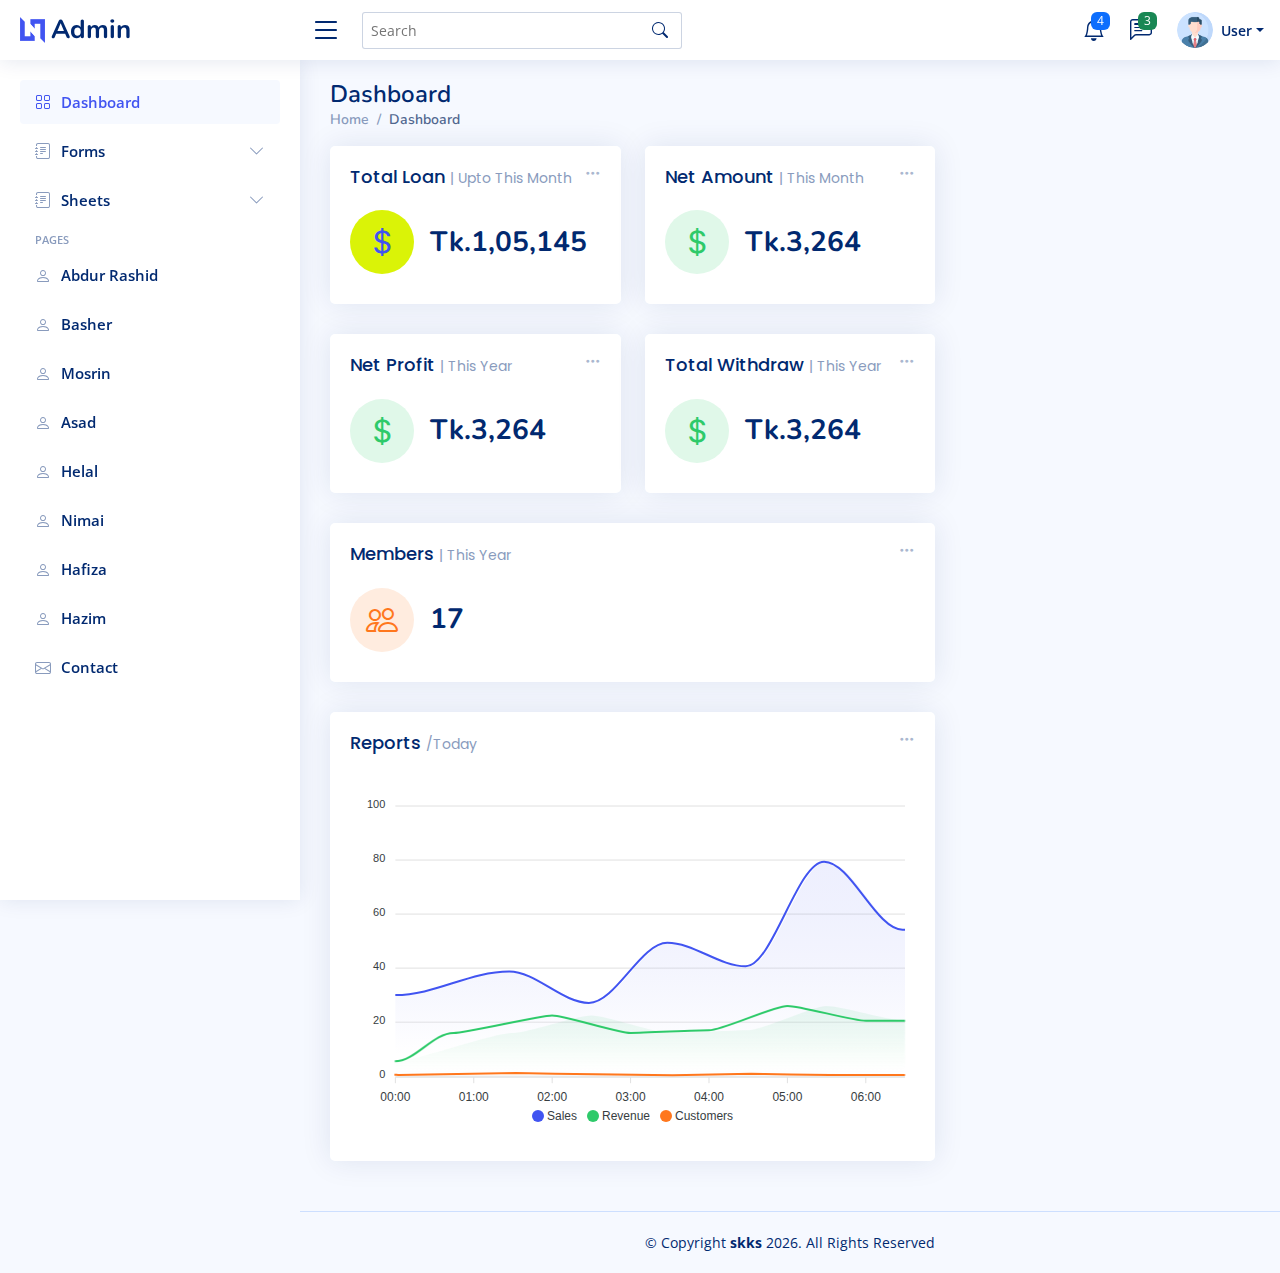
<file: index.html>
<!DOCTYPE html>
<html lang="en">
<head>
  <meta charset="utf-8">
  <meta content="width=device-width, initial-scale=1.0" name="viewport">

  <title>Dashboard - শিক্ষক কর্মচারী কল্যাণ সমিতি</title>
  <meta content="" name="description">
  <meta content="" name="keywords">

  <!-- Favicons -->
  <link href="assets/img/favicon.png" rel="icon">
  <link href="assets/img/apple-touch-icon.png" rel="apple-touch-icon">

  <!-- Google Fonts -->
  <link href="https://fonts.gstatic.com" rel="preconnect">
  <link href="https://fonts.googleapis.com/css?family=Open+Sans:300,300i,400,400i,600,600i,700,700i|Nunito:300,300i,400,400i,600,600i,700,700i|Poppins:300,300i,400,400i,500,500i,600,600i,700,700i" rel="stylesheet">

  <!-- Vendor CSS Files -->
  <link href="assets/vendor/bootstrap/css/bootstrap.min.css" rel="stylesheet">
  <link href="assets/vendor/bootstrap-icons/bootstrap-icons.css" rel="stylesheet">
  <link href="assets/vendor/boxicons/css/boxicons.min.css" rel="stylesheet">
  <link href="assets/vendor/quill/quill.snow.css" rel="stylesheet">
  <link href="assets/vendor/quill/quill.bubble.css" rel="stylesheet">
  <link href="assets/vendor/remixicon/remixicon.css" rel="stylesheet">
  <link href="assets/vendor/simple-datatables/style.css" rel="stylesheet">

  <!-- Template Main CSS File -->
  <link href="assets/css/style.css" rel="stylesheet">

  <!-- =======================================================
  * Template Name: NiceAdmin - v2.4.1
  * Template URL: https://bootstrapmade.com/nice-admin-bootstrap-admin-html-template/
  * Author: BootstrapMade.com
  * License: https://bootstrapmade.com/license/
  ======================================================== -->
</head>

<body>

  <!-- ======= Header ======= -->
  <header id="header" class="header fixed-top d-flex align-items-center">

    <div class="d-flex align-items-center justify-content-between">
      <a href="index.html" class="logo d-flex align-items-center">
        <img src="assets/img/logo.png" alt="">
        <span class="d-none d-lg-block">Admin</span>
      </a>
      <i class="bi bi-list toggle-sidebar-btn"></i>
    </div><!-- End Logo -->

    <div class="search-bar">
      <form class="search-form d-flex align-items-center" method="POST" action="#">
        <input type="text" name="query" placeholder="Search" title="Enter search keyword">
        <button type="submit" title="Search"><i class="bi bi-search"></i></button>
      </form>
    </div><!-- End Search Bar -->

    <nav class="header-nav ms-auto">
      <ul class="d-flex align-items-center">

        <li class="nav-item d-block d-lg-none">
          <a class="nav-link nav-icon search-bar-toggle " href="#">
            <i class="bi bi-search"></i>
          </a>
        </li><!-- End Search Icon-->

        <li class="nav-item dropdown">

          <a class="nav-link nav-icon" href="#" data-bs-toggle="dropdown">
            <i class="bi bi-bell"></i>
            <span class="badge bg-primary badge-number">4</span>
          </a><!-- End Notification Icon -->

          <ul class="dropdown-menu dropdown-menu-end dropdown-menu-arrow notifications">
            <li class="dropdown-header">
              You have 4 new notifications
              <a href="#"><span class="badge rounded-pill bg-primary p-2 ms-2">View all</span></a>
            </li>
            <li>
              <hr class="dropdown-divider">
            </li>

            <li class="notification-item">
              <i class="bi bi-exclamation-circle text-warning"></i>
              <div>
                <h4>Lorem Ipsum</h4>
                <p>Quae dolorem earum veritatis oditseno</p>
                <p>30 min. ago</p>
              </div>
            </li>

            <li>
              <hr class="dropdown-divider">
            </li>

            <li class="notification-item">
              <i class="bi bi-x-circle text-danger"></i>
              <div>
                <h4>Atque rerum nesciunt</h4>
                <p>Quae dolorem earum veritatis oditseno</p>
                <p>1 hr. ago</p>
              </div>
            </li>

            <li>
              <hr class="dropdown-divider">
            </li>

            <li class="notification-item">
              <i class="bi bi-check-circle text-success"></i>
              <div>
                <h4>Sit rerum fuga</h4>
                <p>Quae dolorem earum veritatis oditseno</p>
                <p>2 hrs. ago</p>
              </div>
            </li>

            <li>
              <hr class="dropdown-divider">
            </li>

            <li class="notification-item">
              <i class="bi bi-info-circle text-primary"></i>
              <div>
                <h4>Dicta reprehenderit</h4>
                <p>Quae dolorem earum veritatis oditseno</p>
                <p>4 hrs. ago</p>
              </div>
            </li>

            <li>
              <hr class="dropdown-divider">
            </li>
            <li class="dropdown-footer">
              <a href="#">Show all notifications</a>
            </li>

          </ul><!-- End Notification Dropdown Items -->

        </li><!-- End Notification Nav -->

        <li class="nav-item dropdown">

          <a class="nav-link nav-icon" href="#" data-bs-toggle="dropdown">
            <i class="bi bi-chat-left-text"></i>
            <span class="badge bg-success badge-number">3</span>
          </a><!-- End Messages Icon -->

          <ul class="dropdown-menu dropdown-menu-end dropdown-menu-arrow messages">
            <li class="dropdown-header">
              You have 3 new messages
              <a href="#"><span class="badge rounded-pill bg-primary p-2 ms-2">View all</span></a>
            </li>
            <li>
              <hr class="dropdown-divider">
            </li>

            <li class="message-item">
              <a href="#">
                <img src="assets/img/messages-1.jpg" alt="" class="rounded-circle">
                <div>
                  <h4>Maria Hudson</h4>
                  <p>Velit asperiores et ducimus soluta repudiandae labore officia est ut...</p>
                  <p>4 hrs. ago</p>
                </div>
              </a>
            </li>
            <li>
              <hr class="dropdown-divider">
            </li>

            <li class="message-item">
              <a href="#">
                <img src="assets/img/messages-2.jpg" alt="" class="rounded-circle">
                <div>
                  <h4>Anna Nelson</h4>
                  <p>Velit asperiores et ducimus soluta repudiandae labore officia est ut...</p>
                  <p>6 hrs. ago</p>
                </div>
              </a>
            </li>
            <li>
              <hr class="dropdown-divider">
            </li>

            <li class="message-item">
              <a href="#">
                <img src="assets/img/messages-3.jpg" alt="" class="rounded-circle">
                <div>
                  <h4>David Muldon</h4>
                  <p>Velit asperiores et ducimus soluta repudiandae labore officia est ut...</p>
                  <p>8 hrs. ago</p>
                </div>
              </a>
            </li>
            <li>
              <hr class="dropdown-divider">
            </li>

            <li class="dropdown-footer">
              <a href="#">Show all messages</a>
            </li>

          </ul><!-- End Messages Dropdown Items -->

        </li><!-- End Messages Nav -->

        <li class="nav-item dropdown pe-3">

          <a class="nav-link nav-profile d-flex align-items-center pe-0" href="#" data-bs-toggle="dropdown">
            <img src="assets/img/profile-img.jpg" alt="Profile" class="rounded-circle">
            <span class="d-none d-md-block dropdown-toggle ps-2">User</span>
          </a><!-- End Profile Iamge Icon -->

          <ul class="dropdown-menu dropdown-menu-end dropdown-menu-arrow profile">
            <li class="dropdown-header">
              <h6>User</h6>
              <span>Members</span>
            </li>
            <li>
              <hr class="dropdown-divider">
            </li>

            <li>
              <a class="dropdown-item d-flex align-items-center" href="users-profile.html">
                <i class="bi bi-person"></i>
                <span>My Profile</span>
              </a>
            </li>
            <li>
              <hr class="dropdown-divider">
            </li>

            <li>
              <a class="dropdown-item d-flex align-items-center" href="users-profile.html">
                <i class="bi bi-gear"></i>
                <span>Account Settings</span>
              </a>
            </li>
            <li>
              <hr class="dropdown-divider">
            </li>

            <li>
              <a class="dropdown-item d-flex align-items-center" href="pages-faq.html">
                <i class="bi bi-question-circle"></i>
                <span>Need Help?</span>
              </a>
            </li>
            <li>
              <hr class="dropdown-divider">
            </li>

            <li>
              <a class="dropdown-item d-flex align-items-center" href="#">
                <i class="bi bi-box-arrow-right"></i>
                <span>Sign Out</span>
              </a>
            </li>

          </ul><!-- End Profile Dropdown Items -->
        </li><!-- End Profile Nav -->

      </ul>
    </nav><!-- End Icons Navigation -->

  </header><!-- End Header -->

  <!-- ======= Sidebar ======= -->
  <aside id="sidebar" class="sidebar">

    <ul class="sidebar-nav" id="sidebar-nav">

      <li class="nav-item">
        <a class="nav-link " href="index.html">
          <i class="bi bi-grid"></i>
          <span>Dashboard</span>
        </a>
      </li><!-- End Dashboard Nav -->

      <!--<li class="nav-item">
        <a class="nav-link collapsed" data-bs-target="#components-nav" data-bs-toggle="collapse" href="#">
          <i class="bi bi-menu-button-wide"></i><span>Components</span><i class="bi bi-chevron-down ms-auto"></i>
        </a>
        <ul id="components-nav" class="nav-content collapse " data-bs-parent="#sidebar-nav">
          <li>
            <a href="components-alerts.html">
              <i class="bi bi-circle"></i><span>Alerts</span>
            </a>
          </li>
          <li>
            <a href="components-accordion.html">
              <i class="bi bi-circle"></i><span>Accordion</span>
            </a>
          </li>
          <li>
            <a href="components-badges.html">
              <i class="bi bi-circle"></i><span>Badges</span>
            </a>
          </li>
          <li>
            <a href="components-breadcrumbs.html">
              <i class="bi bi-circle"></i><span>Breadcrumbs</span>
            </a>
          </li>
          <li>
            <a href="components-buttons.html">
              <i class="bi bi-circle"></i><span>Buttons</span>
            </a>
          </li>
          <li>
            <a href="components-cards.html">
              <i class="bi bi-circle"></i><span>Cards</span>
            </a>
          </li>
          <li>
            <a href="components-carousel.html">
              <i class="bi bi-circle"></i><span>Carousel</span>
            </a>
          </li>
          <li>
            <a href="components-list-group.html">
              <i class="bi bi-circle"></i><span>List group</span>
            </a>
          </li>
          <li>
            <a href="components-modal.html">
              <i class="bi bi-circle"></i><span>Modal</span>
            </a>
          </li>
          <li>
            <a href="components-tabs.html">
              <i class="bi bi-circle"></i><span>Tabs</span>
            </a>
          </li>
          <li>
            <a href="components-pagination.html">
              <i class="bi bi-circle"></i><span>Pagination</span>
            </a>
          </li>
          <li>
            <a href="components-progress.html">
              <i class="bi bi-circle"></i><span>Progress</span>
            </a>
          </li>
          <li>
            <a href="components-spinners.html">
              <i class="bi bi-circle"></i><span>Spinners</span>
            </a>
          </li>
          <li>
            <a href="components-tooltips.html">
              <i class="bi bi-circle"></i><span>Tooltips</span>
            </a>
          </li>
        </ul>
      </li>-->
      <!-- End Components Nav -->

      <li class="nav-item">
        <a class="nav-link collapsed" data-bs-target="#forms-nav" data-bs-toggle="collapse" href="#">
          <i class="bi bi-journal-text"></i><span>Forms</span><i class="bi bi-chevron-down ms-auto"></i>
        </a>
        <ul id="forms-nav" class="nav-content collapse " data-bs-parent="#sidebar-nav">
          <li>
            <a href="forms/loan.html">
              <i class="bi bi-circle"></i><span>Loan Application Form</span>
            </a>
          </li>
          <li>
            <a href="forms/loan-applications.html">
              <i class="bi bi-circle"></i><span>Received Loan Applications</span>
            </a>
          </li>
          <li>
            <a href="forms/loan-receive-details.html">
              <i class="bi bi-circle"></i><span>Received Loan Details</span>
            </a>
          </li>
          <!--<li>
            <a href="forms-elements.html">
              <i class="bi bi-circle"></i><span>Form Elements</span>
            </a>
          </li>
          <li>
            <a href="forms-layouts.html">
              <i class="bi bi-circle"></i><span>Form Layouts</span>
            </a>
          </li>
          <li>
            <a href="forms-editors.html">
              <i class="bi bi-circle"></i><span>Form Editors</span>
            </a>
          </li>
          <li>
            <a href="forms-validation.html">
              <i class="bi bi-circle"></i><span>Form Validation</span>
            </a>
          </li>-->
        </ul>
      </li>
      <!-- End Forms Nav -->

      <li class="nav-item">
        <a class="nav-link collapsed" data-bs-target="#forms-nav" data-bs-toggle="collapse" href="#">
          <i class="bi bi-journal-text"></i><span>Sheets</span><i class="bi bi-chevron-down ms-auto"></i>
        </a>
        <ul id="forms-nav" class="nav-content collapse " data-bs-parent="#sidebar-nav">
          <li>
            <a href="sheets/rashid-sheet.html">
              <i class="bi bi-circle"></i><span>Rashid Sheet</span>
            </a>
          </li>
          <!--<li>
            <a href="forms/loan-applications.html">
              <i class="bi bi-circle"></i><span>Received Loan Applications</span>
            </a>
          </li>
          <li>
            <a href="forms/loan-receive-details.html">
              <i class="bi bi-circle"></i><span>Loan Receive Details</span>
            </a>
          </li>-->
          <!--<li>
            <a href="forms-elements.html">
              <i class="bi bi-circle"></i><span>Form Elements</span>
            </a>
          </li>
          <li>
            <a href="forms-layouts.html">
              <i class="bi bi-circle"></i><span>Form Layouts</span>
            </a>
          </li>
          <li>
            <a href="forms-editors.html">
              <i class="bi bi-circle"></i><span>Form Editors</span>
            </a>
          </li>
          <li>
            <a href="forms-validation.html">
              <i class="bi bi-circle"></i><span>Form Validation</span>
            </a>
          </li>-->
        </ul>
      </li> <!--End Sheets Dropdown-->

      <!--<li class="nav-item">
        <a class="nav-link collapsed" data-bs-target="#tables-nav" data-bs-toggle="collapse" href="#">
          <i class="bi bi-layout-text-window-reverse"></i><span>Tables</span><i class="bi bi-chevron-down ms-auto"></i>
        </a>
        <ul id="tables-nav" class="nav-content collapse " data-bs-parent="#sidebar-nav">
          <li>
            <a href="tables-general.html">
              <i class="bi bi-circle"></i><span>General Tables</span>
            </a>
          </li>
          <li>
            <a href="tables-data.html">
              <i class="bi bi-circle"></i><span>Data Tables</span>
            </a>
          </li>
        </ul>
      </li>-->
      <!-- End Tables Nav -->

      <!--<li class="nav-item">
        <a class="nav-link collapsed" data-bs-target="#charts-nav" data-bs-toggle="collapse" href="#">
          <i class="bi bi-bar-chart"></i><span>Charts</span><i class="bi bi-chevron-down ms-auto"></i>
        </a>
        <ul id="charts-nav" class="nav-content collapse " data-bs-parent="#sidebar-nav">
          <li>
            <a href="charts-chartjs.html">
              <i class="bi bi-circle"></i><span>Chart.js</span>
            </a>
          </li>
          <li>
            <a href="charts-apexcharts.html">
              <i class="bi bi-circle"></i><span>ApexCharts</span>
            </a>
          </li>
          <li>
            <a href="charts-echarts.html">
              <i class="bi bi-circle"></i><span>ECharts</span>
            </a>
          </li>
        </ul>
      </li>-->
      <!-- End Charts Nav -->

      <!--<li class="nav-item">
        <a class="nav-link collapsed" data-bs-target="#icons-nav" data-bs-toggle="collapse" href="#">
          <i class="bi bi-gem"></i><span>Icons</span><i class="bi bi-chevron-down ms-auto"></i>
        </a>
        <ul id="icons-nav" class="nav-content collapse " data-bs-parent="#sidebar-nav">
          <li>
            <a href="icons-bootstrap.html">
              <i class="bi bi-circle"></i><span>Bootstrap Icons</span>
            </a>
          </li>
          <li>
            <a href="icons-remix.html">
              <i class="bi bi-circle"></i><span>Remix Icons</span>
            </a>
          </li>
          <li>
            <a href="icons-boxicons.html">
              <i class="bi bi-circle"></i><span>Boxicons</span>
            </a>
          </li>
        </ul>
      </li>-->
      <!-- End Icons Nav -->

      <li class="nav-heading">Pages</li>

      <!--<li class="nav-item">
        <a class="nav-link collapsed" href="users-profile.html">
          <i class="bi bi-person"></i>
          <span>Profile</span>
        </a>
      </li>-->
      <!-- End Profile Page Nav -->
      <li class="nav-item">
        <a class="nav-link collapsed" href="rashid.html">
          <i class="bi bi-person"></i>
          <span>Abdur Rashid</span>
        </a>
      </li><!-- End Abdur Rashid Page Nav -->
      <li class="nav-item">
        <a class="nav-link collapsed" href="basher.html">
          <i class="bi bi-person"></i>
          <span>Basher</span>
        </a>
      </li><!-- End Basher Page Nav -->

      <li class="nav-item">
        <a class="nav-link collapsed" href="mosrin.html">
          <i class="bi bi-person"></i>
          <span>Mosrin</span>
        </a>
      </li><!-- End Basher Page Nav -->

      <li class="nav-item">
        <a class="nav-link collapsed" href="asad.html">
          <i class="bi bi-person"></i>
          <span>Asad</span>
        </a>
      </li><!-- End Basher Page Nav -->

      <li class="nav-item">
        <a class="nav-link collapsed" href="helal.html">
          <i class="bi bi-person"></i>
          <span>Helal</span>
        </a>
      </li><!-- End Basher Page Nav -->

      <li class="nav-item">
        <a class="nav-link collapsed" href="nimai.html">
          <i class="bi bi-person"></i>
          <span>Nimai</span>
        </a>
      </li>
      <!-- End Nimai Page Nav -->
      <li class="nav-item">
        <a class="nav-link collapsed" href="hafiza.html">
          <i class="bi bi-person"></i>
          <span>Hafiza</span>
        </a>
      </li>
      <!-- End Hafiza Page Nav -->
      <li class="nav-item">
        <a class="nav-link collapsed" href="hazim.html">
          <i class="bi bi-person"></i>
          <span>Hazim</span>
        </a>
      </li>
      <!-- End Hafiza Page Nav -->

      <!--<li class="nav-item">
        <a class="nav-link collapsed" href="pages-faq.html">
          <i class="bi bi-question-circle"></i>
          <span>F.A.Q</span>
        </a>
      </li>-->
      <!-- End F.A.Q Page Nav -->
      <li class="nav-item">
        <a class="nav-link collapsed" href="pages-contact.html">
          <i class="bi bi-envelope"></i>
          <span>Contact</span>
        </a>
      </li><!-- End Contact Page Nav -->

      <!--<li class="nav-item">
        <a class="nav-link collapsed" href="register.html">
          <i class="bi bi-card-list"></i>
          <span>Register</span>
        </a>
      </li>-->
      <!-- End Register Page Nav -->

      <!--<li class="nav-item">
        <a class="nav-link collapsed" href="pages-login.html">
          <i class="bi bi-box-arrow-in-right"></i>
          <span>Login</span>
        </a>
      </li>-->
      <!-- End Login Page Nav -->

      <!--<li class="nav-item">
        <a class="nav-link collapsed" href="pages-error-404.html">
          <i class="bi bi-dash-circle"></i>
          <span>Error 404</span>
        </a>
      </li>-->
      <!-- End Error 404 Page Nav -->

      <!--<li class="nav-item">
        <a class="nav-link collapsed" href="pages-blank.html">
          <i class="bi bi-file-earmark"></i>
          <span>Blank</span>
        </a>
      </li>-->
      <!-- End Blank Page Nav -->

    </ul>

  </aside><!-- End Sidebar-->

  <main id="main" class="main">

    <div class="pagetitle">
      <h1>Dashboard</h1>
      <nav>
        <ol class="breadcrumb">
          <li class="breadcrumb-item"><a href="index.html">Home</a></li>
          <li class="breadcrumb-item active">Dashboard</li>
        </ol>
      </nav>
    </div><!-- End Page Title -->

    <section class="section dashboard">
      <div class="row">

        <!-- Left side columns -->
        <div class="col-lg-8">
          <div class="row">

            <!-- Start Loan Card -->
            <div class="col-xxl-4 col-md-6">
              <div class="card info-card sales-card">

                <div class="filter">
                  <a class="icon" href="#" data-bs-toggle="dropdown"><i class="bi bi-three-dots"></i></a>
                  <ul class="dropdown-menu dropdown-menu-end dropdown-menu-arrow">
                    <li class="dropdown-header text-start">
                      <h6>Filter</h6>
                    </li>

                    <li><a class="dropdown-item" href="#">Today</a></li>
                    <li><a class="dropdown-item" href="#">This Month</a></li>
                    <li><a class="dropdown-item" href="#">This Year</a></li>
                  </ul>
                </div>

                <div class="card-body">
                  <h5 class="card-title">Total Loan <span>| Upto This Month</span></h5>

                  <div class="d-flex align-items-center">
                    <div class="card-icon rounded-circle d-flex align-items-center justify-content-center">
                      <!--<i class="bi bi-cart"></i>-->
                      <i class="bi bi-currency-dollar"></i>
                    </div>
                    <div class="ps-3">
                      <h6>Tk.1,05,145</h6>
                      <!--<span class="text-success small pt-1 fw-bold">12%</span> <span class="text-muted small pt-2 ps-1">increase</span>-->

                    </div>
                  </div>
                </div>

              </div>
            </div><!-- End Loan Card -->

            <!-- Start Net Amount Card -->
            <div class="col-xxl-4 col-md-6">
              <div class="card info-card revenue-card">

                <div class="filter">
                  <a class="icon" href="#" data-bs-toggle="dropdown"><i class="bi bi-three-dots"></i></a>
                  <ul class="dropdown-menu dropdown-menu-end dropdown-menu-arrow">
                    <li class="dropdown-header text-start">
                      <h6>Filter</h6>
                    </li>

                    <li><a class="dropdown-item" href="#">Today</a></li>
                    <li><a class="dropdown-item" href="#">This Month</a></li>
                    <li><a class="dropdown-item" href="#">This Year</a></li>
                  </ul>
                </div>

                <div class="card-body">
                  <h5 class="card-title">Net Amount <span>| This Month</span></h5>

                  <div class="d-flex align-items-center">
                    <div class="card-icon rounded-circle d-flex align-items-center justify-content-center">
                      <i class="bi bi-currency-dollar"></i>

                    </div>
                    <div class="ps-3">
                      <h6>Tk.3,264</h6>
                      <!--<span class="text-success small pt-1 fw-bold">8%</span> <span class="text-muted small pt-2 ps-1">increase</span>-->

                    </div>
                  </div>
                </div>

              </div>
            </div><!-- End Net Amount Card -->

            <!-- Start Profit Card -->
            <div class="col-xxl-4 col-md-6">
              <div class="card info-card revenue-card">

                <div class="filter">
                  <a class="icon" href="#" data-bs-toggle="dropdown"><i class="bi bi-three-dots"></i></a>
                  <ul class="dropdown-menu dropdown-menu-end dropdown-menu-arrow">
                    <li class="dropdown-header text-start">
                      <h6>Filter</h6>
                    </li>

                    <li><a class="dropdown-item" href="#">Today</a></li>
                    <li><a class="dropdown-item" href="#">This Month</a></li>
                    <li><a class="dropdown-item" href="#">This Year</a></li>
                  </ul>
                </div>

                <div class="card-body">
                  <h5 class="card-title">Net Profit <span>| This Year</span></h5>

                  <div class="d-flex align-items-center">
                    <div class="card-icon rounded-circle d-flex align-items-center justify-content-center">
                      <i class="bi bi-currency-dollar"></i>

                    </div>
                    <div class="ps-3">
                      <h6>Tk.3,264</h6>
                      <!--<span class="text-success small pt-1 fw-bold">8%</span> <span class="text-muted small pt-2 ps-1">increase</span>-->

                    </div>
                  </div>
                </div>

              </div>
            </div><!-- End Profit Card -->

            <!-- Start Withdraw Card -->
            <div class="col-xxl-4 col-md-6">
              <div class="card info-card revenue-card">

                <div class="filter">
                  <a class="icon" href="#" data-bs-toggle="dropdown"><i class="bi bi-three-dots"></i></a>
                  <ul class="dropdown-menu dropdown-menu-end dropdown-menu-arrow">
                    <li class="dropdown-header text-start">
                      <h6>Filter</h6>
                    </li>

                    <li><a class="dropdown-item" href="#">Today</a></li>
                    <li><a class="dropdown-item" href="#">This Month</a></li>
                    <li><a class="dropdown-item" href="#">This Year</a></li>
                  </ul>
                </div>

                <div class="card-body">
                  <h5 class="card-title">Total Withdraw <span>| This Year</span></h5>

                  <div class="d-flex align-items-center">
                    <div class="card-icon rounded-circle d-flex align-items-center justify-content-center">
                      <i class="bi bi-currency-dollar"></i>

                    </div>
                    <div class="ps-3">
                      <h6>Tk.3,264</h6>
                      <!--<span class="text-success small pt-1 fw-bold">8%</span> <span class="text-muted small pt-2 ps-1">increase</span>-->

                    </div>
                  </div>
                </div>

              </div>
            </div><!-- End Withdraw Card -->

            <!-- Start Members Card -->
            <div class="col-xxl-4 col-xl-12">

              <div class="card info-card customers-card">

                <div class="filter">
                  <a class="icon" href="#" data-bs-toggle="dropdown"><i class="bi bi-three-dots"></i></a>
                  <ul class="dropdown-menu dropdown-menu-end dropdown-menu-arrow">
                    <li class="dropdown-header text-start">
                      <h6>Filter</h6>
                    </li>

                    <li><a class="dropdown-item" href="#">Today</a></li>
                    <li><a class="dropdown-item" href="#">This Month</a></li>
                    <li><a class="dropdown-item" href="#">This Year</a></li>
                  </ul>
                </div>

                <div class="card-body">
                  <h5 class="card-title">Members <span>| This Year</span></h5>

                  <div class="d-flex align-items-center">
                    <div class="card-icon rounded-circle d-flex align-items-center justify-content-center">
                      <i class="bi bi-people"></i>
                    </div>
                    <div class="ps-3">
                      <h6>17</h6>
                      <!--<span class="text-danger small pt-1 fw-bold">12%</span> <span class="text-muted small pt-2 ps-1">decrease</span>-->

                    </div>
                  </div>

                </div>
              </div>

            </div><!-- End Members Card -->

            <!-- Reports -->
            <div class="col-12">
              <div class="card">

                <div class="filter">
                  <a class="icon" href="#" data-bs-toggle="dropdown"><i class="bi bi-three-dots"></i></a>
                  <ul class="dropdown-menu dropdown-menu-end dropdown-menu-arrow">
                    <li class="dropdown-header text-start">
                      <h6>Filter</h6>
                    </li>

                    <li><a class="dropdown-item" href="#">Today</a></li>
                    <li><a class="dropdown-item" href="#">This Month</a></li>
                    <li><a class="dropdown-item" href="#">This Year</a></li>
                  </ul>
                </div>

                <div class="card-body">
                  <h5 class="card-title">Reports <span>/Today</span></h5>

                  <!-- Line Chart -->
                  <div id="reportsChart"></div>

                  <script>
                    document.addEventListener("DOMContentLoaded", () => {
                      new ApexCharts(document.querySelector("#reportsChart"), {
                        series: [{
                          name: 'Sales',
                          data: [31, 40, 28, 51, 42, 82, 56],
                        }, {
                          name: 'Revenue',
                          data: [11, 32, 45, 32, 34, 52, 41]
                        }, {
                          name: 'Customers',
                          data: [15, 11, 32, 18, 9, 24, 11]
                        }],
                        chart: {
                          height: 350,
                          type: 'area',
                          toolbar: {
                            show: false
                          },
                        },
                        markers: {
                          size: 4
                        },
                        colors: ['#4154f1', '#2eca6a', '#ff771d'],
                        fill: {
                          type: "gradient",
                          gradient: {
                            shadeIntensity: 1,
                            opacityFrom: 0.3,
                            opacityTo: 0.4,
                            stops: [0, 90, 100]
                          }
                        },
                        dataLabels: {
                          enabled: false
                        },
                        stroke: {
                          curve: 'smooth',
                          width: 2
                        },
                        xaxis: {
                          type: 'datetime',
                          categories: ["2018-09-19T00:00:00.000Z", "2018-09-19T01:30:00.000Z", "2018-09-19T02:30:00.000Z", "2018-09-19T03:30:00.000Z", "2018-09-19T04:30:00.000Z", "2018-09-19T05:30:00.000Z", "2018-09-19T06:30:00.000Z"]
                        },
                        tooltip: {
                          x: {
                            format: 'dd/MM/yy HH:mm'
                          },
                        }
                      }).render();
                    });
                  </script>
                  <!-- End Line Chart -->

                </div>

              </div>
            </div><!-- End Reports -->

            <!-- Recent Sales -->
            <div class="col-12">
              <!--<div class="card recent-sales overflow-auto">

                <div class="filter">
                  <a class="icon" href="#" data-bs-toggle="dropdown"><i class="bi bi-three-dots"></i></a>
                  <ul class="dropdown-menu dropdown-menu-end dropdown-menu-arrow">
                    <li class="dropdown-header text-start">
                      <h6>Filter</h6>
                    </li>

                    <li><a class="dropdown-item" href="#">Today</a></li>
                    <li><a class="dropdown-item" href="#">This Month</a></li>
                    <li><a class="dropdown-item" href="#">This Year</a></li>
                  </ul>
                </div>

                <div class="card-body">
                  <h5 class="card-title">Recent Sales <span>| Today</span></h5>

                  <table class="table table-borderless datatable">
                    <thead>
                      <tr>
                        <th scope="col">#</th>
                        <th scope="col">Customer</th>
                        <th scope="col">Product</th>
                        <th scope="col">Price</th>
                        <th scope="col">Status</th>
                      </tr>
                    </thead>
                    <tbody>
                      <tr>
                        <th scope="row"><a href="#">#2457</a></th>
                        <td>Brandon Jacob</td>
                        <td><a href="#" class="text-primary">At praesentium minu</a></td>
                        <td>$64</td>
                        <td><span class="badge bg-success">Approved</span></td>
                      </tr>
                      <tr>
                        <th scope="row"><a href="#">#2147</a></th>
                        <td>Bridie Kessler</td>
                        <td><a href="#" class="text-primary">Blanditiis dolor omnis similique</a></td>
                        <td>$47</td>
                        <td><span class="badge bg-warning">Pending</span></td>
                      </tr>
                      <tr>
                        <th scope="row"><a href="#">#2049</a></th>
                        <td>Ashleigh Langosh</td>
                        <td><a href="#" class="text-primary">At recusandae consectetur</a></td>
                        <td>$147</td>
                        <td><span class="badge bg-success">Approved</span></td>
                      </tr>
                      <tr>
                        <th scope="row"><a href="#">#2644</a></th>
                        <td>Angus Grady</td>
                        <td><a href="#" class="text-primar">Ut voluptatem id earum et</a></td>
                        <td>$67</td>
                        <td><span class="badge bg-danger">Rejected</span></td>
                      </tr>
                      <tr>
                        <th scope="row"><a href="#">#2644</a></th>
                        <td>Raheem Lehner</td>
                        <td><a href="#" class="text-primary">Sunt similique distinctio</a></td>
                        <td>$165</td>
                        <td><span class="badge bg-success">Approved</span></td>
                      </tr>
                    </tbody>
                  </table>

                </div>

              </div>-->
            </div><!-- End Recent Sales -->

            <!-- Top Selling -->
            <div class="col-12">
              <!--<div class="card top-selling overflow-auto">

                <div class="filter">
                  <a class="icon" href="#" data-bs-toggle="dropdown"><i class="bi bi-three-dots"></i></a>
                  <ul class="dropdown-menu dropdown-menu-end dropdown-menu-arrow">
                    <li class="dropdown-header text-start">
                      <h6>Filter</h6>
                    </li>

                    <li><a class="dropdown-item" href="#">Today</a></li>
                    <li><a class="dropdown-item" href="#">This Month</a></li>
                    <li><a class="dropdown-item" href="#">This Year</a></li>
                  </ul>
                </div>

                <div class="card-body pb-0">
                  <h5 class="card-title">Top Selling <span>| Today</span></h5>

                  <table class="table table-borderless">
                    <thead>
                      <tr>
                        <th scope="col">Preview</th>
                        <th scope="col">Product</th>
                        <th scope="col">Price</th>
                        <th scope="col">Sold</th>
                        <th scope="col">Revenue</th>
                      </tr>
                    </thead>
                    <tbody>
                      <tr>
                        <th scope="row"><a href="#"><img src="assets/img/product-1.jpg" alt=""></a></th>
                        <td><a href="#" class="text-primary fw-bold">Ut inventore ipsa voluptas nulla</a></td>
                        <td>$64</td>
                        <td class="fw-bold">124</td>
                        <td>$5,828</td>
                      </tr>
                      <tr>
                        <th scope="row"><a href="#"><img src="assets/img/product-2.jpg" alt=""></a></th>
                        <td><a href="#" class="text-primary fw-bold">Exercitationem similique doloremque</a></td>
                        <td>$46</td>
                        <td class="fw-bold">98</td>
                        <td>$4,508</td>
                      </tr>
                      <tr>
                        <th scope="row"><a href="#"><img src="assets/img/product-3.jpg" alt=""></a></th>
                        <td><a href="#" class="text-primary fw-bold">Doloribus nisi exercitationem</a></td>
                        <td>$59</td>
                        <td class="fw-bold">74</td>
                        <td>$4,366</td>
                      </tr>
                      <tr>
                        <th scope="row"><a href="#"><img src="assets/img/product-4.jpg" alt=""></a></th>
                        <td><a href="#" class="text-primary fw-bold">Officiis quaerat sint rerum error</a></td>
                        <td>$32</td>
                        <td class="fw-bold">63</td>
                        <td>$2,016</td>
                      </tr>
                      <tr>
                        <th scope="row"><a href="#"><img src="assets/img/product-5.jpg" alt=""></a></th>
                        <td><a href="#" class="text-primary fw-bold">Sit unde debitis delectus repellendus</a></td>
                        <td>$79</td>
                        <td class="fw-bold">41</td>
                        <td>$3,239</td>
                      </tr>
                    </tbody>
                  </table>

                </div>

              </div>-->
            </div>
            <!-- End Top Selling -->

          </div>
        </div><!-- End Left side columns -->

        <!-- Right side columns -->
        <div class="col-lg-4">

          <!-- Recent Activity -->
          <!--<div class="card">
            <div class="filter">
              <a class="icon" href="#" data-bs-toggle="dropdown"><i class="bi bi-three-dots"></i></a>
              <ul class="dropdown-menu dropdown-menu-end dropdown-menu-arrow">
                <li class="dropdown-header text-start">
                  <h6>Filter</h6>
                </li>

                <li><a class="dropdown-item" href="#">Today</a></li>
                <li><a class="dropdown-item" href="#">This Month</a></li>
                <li><a class="dropdown-item" href="#">This Year</a></li>
              </ul>
            </div>

            <div class="card-body">
              <h5 class="card-title">Recent Activity <span>| Today</span></h5>

              <div class="activity">

                <div class="activity-item d-flex">
                  <div class="activite-label">32 min</div>
                  <i class='bi bi-circle-fill activity-badge text-success align-self-start'></i>
                  <div class="activity-content">
                    Quia quae rerum <a href="#" class="fw-bold text-dark">explicabo officiis</a> beatae
                  </div>
                </div>  End activity item

                <div class="activity-item d-flex">
                  <div class="activite-label">56 min</div>
                  <i class='bi bi-circle-fill activity-badge text-danger align-self-start'></i>
                  <div class="activity-content">
                    Voluptatem blanditiis blanditiis eveniet
                  </div>
                </div>
                End activity item

                <div class="activity-item d-flex">
                  <div class="activite-label">2 hrs</div>
                  <i class='bi bi-circle-fill activity-badge text-primary align-self-start'></i>
                  <div class="activity-content">
                    Voluptates corrupti molestias voluptatem
                  </div>
                </div>End activity item

                <div class="activity-item d-flex">
                  <div class="activite-label">1 day</div>
                  <i class='bi bi-circle-fill activity-badge text-info align-self-start'></i>
                  <div class="activity-content">
                    Tempore autem saepe <a href="#" class="fw-bold text-dark">occaecati voluptatem</a> tempore
                  </div>
                </div>End activity item

                <div class="activity-item d-flex">
                  <div class="activite-label">2 days</div>
                  <i class='bi bi-circle-fill activity-badge text-warning align-self-start'></i>
                  <div class="activity-content">
                    Est sit eum reiciendis exercitationem
                  </div>
                </div>End activity item

                <div class="activity-item d-flex">
                  <div class="activite-label">4 weeks</div>
                  <i class='bi bi-circle-fill activity-badge text-muted align-self-start'></i>
                  <div class="activity-content">
                    Dicta dolorem harum nulla eius. Ut quidem quidem sit quas
                  </div>
                </div> 
                End activity item

              </div>

            </div>
          </div>
          End Recent Activity

          Budget Report
          <div class="card">
            <div class="filter">
              <a class="icon" href="#" data-bs-toggle="dropdown"><i class="bi bi-three-dots"></i></a>
              <ul class="dropdown-menu dropdown-menu-end dropdown-menu-arrow">
                <li class="dropdown-header text-start">
                  <h6>Filter</h6>
                </li>

                <li><a class="dropdown-item" href="#">Today</a></li>
                <li><a class="dropdown-item" href="#">This Month</a></li>
                <li><a class="dropdown-item" href="#">This Year</a></li>
              </ul>
            </div>

            <div class="card-body pb-0">
              <h5 class="card-title">Budget Report <span>| This Month</span></h5>

              <div id="budgetChart" style="min-height: 400px;" class="echart"></div>

              <script>
                document.addEventListener("DOMContentLoaded", () => {
                  var budgetChart = echarts.init(document.querySelector("#budgetChart")).setOption({
                    legend: {
                      data: ['Allocated Budget', 'Actual Spending']
                    },
                    radar: {
                      // shape: 'circle',
                      indicator: [{
                          name: 'Sales',
                          max: 6500
                        },
                        {
                          name: 'Administration',
                          max: 16000
                        },
                        {
                          name: 'Information Technology',
                          max: 30000
                        },
                        {
                          name: 'Customer Support',
                          max: 38000
                        },
                        {
                          name: 'Development',
                          max: 52000
                        },
                        {
                          name: 'Marketing',
                          max: 25000
                        }
                      ]
                    },
                    series: [{
                      name: 'Budget vs spending',
                      type: 'radar',
                      data: [{
                          value: [4200, 3000, 20000, 35000, 50000, 18000],
                          name: 'Allocated Budget'
                        },
                        {
                          value: [5000, 14000, 28000, 26000, 42000, 21000],
                          name: 'Actual Spending'
                        }
                      ]
                    }]
                  });
                });
              </script>

            </div>
          </div>
          End Budget Report

          Website Traffic
          <div class="card">
            <div class="filter">
              <a class="icon" href="#" data-bs-toggle="dropdown"><i class="bi bi-three-dots"></i></a>
              <ul class="dropdown-menu dropdown-menu-end dropdown-menu-arrow">
                <li class="dropdown-header text-start">
                  <h6>Filter</h6>
                </li>

                <li><a class="dropdown-item" href="#">Today</a></li>
                <li><a class="dropdown-item" href="#">This Month</a></li>
                <li><a class="dropdown-item" href="#">This Year</a></li>
              </ul>
            </div>

            <div class="card-body pb-0">
              <h5 class="card-title">Website Traffic <span>| Today</span></h5>

              <div id="trafficChart" style="min-height: 400px;" class="echart"></div>

              <script>
                document.addEventListener("DOMContentLoaded", () => {
                  echarts.init(document.querySelector("#trafficChart")).setOption({
                    tooltip: {
                      trigger: 'item'
                    },
                    legend: {
                      top: '5%',
                      left: 'center'
                    },
                    series: [{
                      name: 'Access From',
                      type: 'pie',
                      radius: ['40%', '70%'],
                      avoidLabelOverlap: false,
                      label: {
                        show: false,
                        position: 'center'
                      },
                      emphasis: {
                        label: {
                          show: true,
                          fontSize: '18',
                          fontWeight: 'bold'
                        }
                      },
                      labelLine: {
                        show: false
                      },
                      data: [{
                          value: 1048,
                          name: 'Search Engine'
                        },
                        {
                          value: 735,
                          name: 'Direct'
                        },
                        {
                          value: 580,
                          name: 'Email'
                        },
                        {
                          value: 484,
                          name: 'Union Ads'
                        },
                        {
                          value: 300,
                          name: 'Video Ads'
                        }
                      ]
                    }]
                  });
                });
              </script>

            </div>
          </div> End Website Traffic 

          News & Updates Traffic
          <div class="card">
            <div class="filter">
              <a class="icon" href="#" data-bs-toggle="dropdown"><i class="bi bi-three-dots"></i></a>
              <ul class="dropdown-menu dropdown-menu-end dropdown-menu-arrow">
                <li class="dropdown-header text-start">
                  <h6>Filter</h6>
                </li>

                <li><a class="dropdown-item" href="#">Today</a></li>
                <li><a class="dropdown-item" href="#">This Month</a></li>
                <li><a class="dropdown-item" href="#">This Year</a></li>
              </ul>
            </div>

            <div class="card-body pb-0">
              <h5 class="card-title">News &amp; Updates <span>| Today</span></h5>

              <div class="news">
                <div class="post-item clearfix">
                  <img src="assets/img/news-1.jpg" alt="">
                  <h4><a href="#">Nihil blanditiis at in nihil autem</a></h4>
                  <p>Sit recusandae non aspernatur laboriosam. Quia enim eligendi sed ut harum...</p>
                </div>

                <div class="post-item clearfix">
                  <img src="assets/img/news-2.jpg" alt="">
                  <h4><a href="#">Quidem autem et impedit</a></h4>
                  <p>Illo nemo neque maiores vitae officiis cum eum turos elan dries werona nande...</p>
                </div>

                <div class="post-item clearfix">
                  <img src="assets/img/news-3.jpg" alt="">
                  <h4><a href="#">Id quia et et ut maxime similique occaecati ut</a></h4>
                  <p>Fugiat voluptas vero eaque accusantium eos. Consequuntur sed ipsam et totam...</p>
                </div>

                <div class="post-item clearfix">
                  <img src="assets/img/news-4.jpg" alt="">
                  <h4><a href="#">Laborum corporis quo dara net para</a></h4>
                  <p>Qui enim quia optio. Eligendi aut asperiores enim repellendusvel rerum cuder...</p>
                </div>

                <div class="post-item clearfix">
                  <img src="assets/img/news-5.jpg" alt="">
                  <h4><a href="#">Et dolores corrupti quae illo quod dolor</a></h4>
                  <p>Odit ut eveniet modi reiciendis. Atque cupiditate libero beatae dignissimos eius...</p>
                </div>

              </div>End sidebar recent posts

            </div>
          </div> End News & Updates-->

        </div>
        <!--End Right side columns-->

      </div>
    </section>

  </main>
  <!--End #main-->

  <!-- ======= Footer ======= -->
  <footer id="footer" class="footer">
    <div class="copyright">
      &copy; Copyright <strong><span>skks</span></strong> <script type="text/javascript"> document.write(new Date().getFullYear())</script>. All Rights Reserved
    </div>
    <!--<div class="credits">-->
      <!-- All the links in the footer should remain intact. -->
      <!-- You can delete the links only if you purchased the pro version. -->
      <!-- Licensing information: https://bootstrapmade.com/license/ -->
      <!-- Purchase the pro version with working PHP/AJAX contact form: https://bootstrapmade.com/nice-admin-bootstrap-admin-html-template/ -->
      <!--Designed by <a href="#">skks</a>
    </div>-->
  </footer><!-- End Footer -->

  <a href="#" class="back-to-top d-flex align-items-center justify-content-center"><i class="bi bi-arrow-up-short"></i></a>

  <!-- Vendor JS Files -->
  <script src="assets/vendor/apexcharts/apexcharts.min.js"></script>
  <script src="assets/vendor/bootstrap/js/bootstrap.bundle.min.js"></script>
  <script src="assets/vendor/chart.js/chart.min.js"></script>
  <script src="assets/vendor/echarts/echarts.min.js"></script>
  <script src="assets/vendor/quill/quill.min.js"></script>
  <script src="assets/vendor/simple-datatables/simple-datatables.js"></script>
  <script src="assets/vendor/tinymce/tinymce.min.js"></script>
  <script src="assets/vendor/php-email-form/validate.js"></script>

  <!-- Template Main JS File -->
  <script src="assets/js/main.js"></script>

</body>

</html>
</file>
<file: assets/vendor/quill/quill.snow.css>
/*!
 * Quill Editor v1.3.7
 * https://quilljs.com/
 * Copyright (c) 2014, Jason Chen
 * Copyright (c) 2013, salesforce.com
 */
.ql-container {
  box-sizing: border-box;
  font-family: Helvetica, Arial, sans-serif;
  font-size: 13px;
  height: 100%;
  margin: 0px;
  position: relative;
}
.ql-container.ql-disabled .ql-tooltip {
  visibility: hidden;
}
.ql-container.ql-disabled .ql-editor ul[data-checked] > li::before {
  pointer-events: none;
}
.ql-clipboard {
  left: -100000px;
  height: 1px;
  overflow-y: hidden;
  position: absolute;
  top: 50%;
}
.ql-clipboard p {
  margin: 0;
  padding: 0;
}
.ql-editor {
  box-sizing: border-box;
  line-height: 1.42;
  height: 100%;
  outline: none;
  overflow-y: auto;
  padding: 12px 15px;
  tab-size: 4;
  -moz-tab-size: 4;
  text-align: left;
  white-space: pre-wrap;
  word-wrap: break-word;
}
.ql-editor > * {
  cursor: text;
}
.ql-editor p,
.ql-editor ol,
.ql-editor ul,
.ql-editor pre,
.ql-editor blockquote,
.ql-editor h1,
.ql-editor h2,
.ql-editor h3,
.ql-editor h4,
.ql-editor h5,
.ql-editor h6 {
  margin: 0;
  padding: 0;
  counter-reset: list-1 list-2 list-3 list-4 list-5 list-6 list-7 list-8 list-9;
}
.ql-editor ol,
.ql-editor ul {
  padding-left: 1.5em;
}
.ql-editor ol > li,
.ql-editor ul > li {
  list-style-type: none;
}
.ql-editor ul > li::before {
  content: '\2022';
}
.ql-editor ul[data-checked=true],
.ql-editor ul[data-checked=false] {
  pointer-events: none;
}
.ql-editor ul[data-checked=true] > li *,
.ql-editor ul[data-checked=false] > li * {
  pointer-events: all;
}
.ql-editor ul[data-checked=true] > li::before,
.ql-editor ul[data-checked=false] > li::before {
  color: #777;
  cursor: pointer;
  pointer-events: all;
}
.ql-editor ul[data-checked=true] > li::before {
  content: '\2611';
}
.ql-editor ul[data-checked=false] > li::before {
  content: '\2610';
}
.ql-editor li::before {
  display: inline-block;
  white-space: nowrap;
  width: 1.2em;
}
.ql-editor li:not(.ql-direction-rtl)::before {
  margin-left: -1.5em;
  margin-right: 0.3em;
  text-align: right;
}
.ql-editor li.ql-direction-rtl::before {
  margin-left: 0.3em;
  margin-right: -1.5em;
}
.ql-editor ol li:not(.ql-direction-rtl),
.ql-editor ul li:not(.ql-direction-rtl) {
  padding-left: 1.5em;
}
.ql-editor ol li.ql-direction-rtl,
.ql-editor ul li.ql-direction-rtl {
  padding-right: 1.5em;
}
.ql-editor ol li {
  counter-reset: list-1 list-2 list-3 list-4 list-5 list-6 list-7 list-8 list-9;
  counter-increment: list-0;
}
.ql-editor ol li:before {
  content: counter(list-0, decimal) '. ';
}
.ql-editor ol li.ql-indent-1 {
  counter-increment: list-1;
}
.ql-editor ol li.ql-indent-1:before {
  content: counter(list-1, lower-alpha) '. ';
}
.ql-editor ol li.ql-indent-1 {
  counter-reset: list-2 list-3 list-4 list-5 list-6 list-7 list-8 list-9;
}
.ql-editor ol li.ql-indent-2 {
  counter-increment: list-2;
}
.ql-editor ol li.ql-indent-2:before {
  content: counter(list-2, lower-roman) '. ';
}
.ql-editor ol li.ql-indent-2 {
  counter-reset: list-3 list-4 list-5 list-6 list-7 list-8 list-9;
}
.ql-editor ol li.ql-indent-3 {
  counter-increment: list-3;
}
.ql-editor ol li.ql-indent-3:before {
  content: counter(list-3, decimal) '. ';
}
.ql-editor ol li.ql-indent-3 {
  counter-reset: list-4 list-5 list-6 list-7 list-8 list-9;
}
.ql-editor ol li.ql-indent-4 {
  counter-increment: list-4;
}
.ql-editor ol li.ql-indent-4:before {
  content: counter(list-4, lower-alpha) '. ';
}
.ql-editor ol li.ql-indent-4 {
  counter-reset: list-5 list-6 list-7 list-8 list-9;
}
.ql-editor ol li.ql-indent-5 {
  counter-increment: list-5;
}
.ql-editor ol li.ql-indent-5:before {
  content: counter(list-5, lower-roman) '. ';
}
.ql-editor ol li.ql-indent-5 {
  counter-reset: list-6 list-7 list-8 list-9;
}
.ql-editor ol li.ql-indent-6 {
  counter-increment: list-6;
}
.ql-editor ol li.ql-indent-6:before {
  content: counter(list-6, decimal) '. ';
}
.ql-editor ol li.ql-indent-6 {
  counter-reset: list-7 list-8 list-9;
}
.ql-editor ol li.ql-indent-7 {
  counter-increment: list-7;
}
.ql-editor ol li.ql-indent-7:before {
  content: counter(list-7, lower-alpha) '. ';
}
.ql-editor ol li.ql-indent-7 {
  counter-reset: list-8 list-9;
}
.ql-editor ol li.ql-indent-8 {
  counter-increment: list-8;
}
.ql-editor ol li.ql-indent-8:before {
  content: counter(list-8, lower-roman) '. ';
}
.ql-editor ol li.ql-indent-8 {
  counter-reset: list-9;
}
.ql-editor ol li.ql-indent-9 {
  counter-increment: list-9;
}
.ql-editor ol li.ql-indent-9:before {
  content: counter(list-9, decimal) '. ';
}
.ql-editor .ql-indent-1:not(.ql-direction-rtl) {
  padding-left: 3em;
}
.ql-editor li.ql-indent-1:not(.ql-direction-rtl) {
  padding-left: 4.5em;
}
.ql-editor .ql-indent-1.ql-direction-rtl.ql-align-right {
  padding-right: 3em;
}
.ql-editor li.ql-indent-1.ql-direction-rtl.ql-align-right {
  padding-right: 4.5em;
}
.ql-editor .ql-indent-2:not(.ql-direction-rtl) {
  padding-left: 6em;
}
.ql-editor li.ql-indent-2:not(.ql-direction-rtl) {
  padding-left: 7.5em;
}
.ql-editor .ql-indent-2.ql-direction-rtl.ql-align-right {
  padding-right: 6em;
}
.ql-editor li.ql-indent-2.ql-direction-rtl.ql-align-right {
  padding-right: 7.5em;
}
.ql-editor .ql-indent-3:not(.ql-direction-rtl) {
  padding-left: 9em;
}
.ql-editor li.ql-indent-3:not(.ql-direction-rtl) {
  padding-left: 10.5em;
}
.ql-editor .ql-indent-3.ql-direction-rtl.ql-align-right {
  padding-right: 9em;
}
.ql-editor li.ql-indent-3.ql-direction-rtl.ql-align-right {
  padding-right: 10.5em;
}
.ql-editor .ql-indent-4:not(.ql-direction-rtl) {
  padding-left: 12em;
}
.ql-editor li.ql-indent-4:not(.ql-direction-rtl) {
  padding-left: 13.5em;
}
.ql-editor .ql-indent-4.ql-direction-rtl.ql-align-right {
  padding-right: 12em;
}
.ql-editor li.ql-indent-4.ql-direction-rtl.ql-align-right {
  padding-right: 13.5em;
}
.ql-editor .ql-indent-5:not(.ql-direction-rtl) {
  padding-left: 15em;
}
.ql-editor li.ql-indent-5:not(.ql-direction-rtl) {
  padding-left: 16.5em;
}
.ql-editor .ql-indent-5.ql-direction-rtl.ql-align-right {
  padding-right: 15em;
}
.ql-editor li.ql-indent-5.ql-direction-rtl.ql-align-right {
  padding-right: 16.5em;
}
.ql-editor .ql-indent-6:not(.ql-direction-rtl) {
  padding-left: 18em;
}
.ql-editor li.ql-indent-6:not(.ql-direction-rtl) {
  padding-left: 19.5em;
}
.ql-editor .ql-indent-6.ql-direction-rtl.ql-align-right {
  padding-right: 18em;
}
.ql-editor li.ql-indent-6.ql-direction-rtl.ql-align-right {
  padding-right: 19.5em;
}
.ql-editor .ql-indent-7:not(.ql-direction-rtl) {
  padding-left: 21em;
}
.ql-editor li.ql-indent-7:not(.ql-direction-rtl) {
  padding-left: 22.5em;
}
.ql-editor .ql-indent-7.ql-direction-rtl.ql-align-right {
  padding-right: 21em;
}
.ql-editor li.ql-indent-7.ql-direction-rtl.ql-align-right {
  padding-right: 22.5em;
}
.ql-editor .ql-indent-8:not(.ql-direction-rtl) {
  padding-left: 24em;
}
.ql-editor li.ql-indent-8:not(.ql-direction-rtl) {
  padding-left: 25.5em;
}
.ql-editor .ql-indent-8.ql-direction-rtl.ql-align-right {
  padding-right: 24em;
}
.ql-editor li.ql-indent-8.ql-direction-rtl.ql-align-right {
  padding-right: 25.5em;
}
.ql-editor .ql-indent-9:not(.ql-direction-rtl) {
  padding-left: 27em;
}
.ql-editor li.ql-indent-9:not(.ql-direction-rtl) {
  padding-left: 28.5em;
}
.ql-editor .ql-indent-9.ql-direction-rtl.ql-align-right {
  padding-right: 27em;
}
.ql-editor li.ql-indent-9.ql-direction-rtl.ql-align-right {
  padding-right: 28.5em;
}
.ql-editor .ql-video {
  display: block;
  max-width: 100%;
}
.ql-editor .ql-video.ql-align-center {
  margin: 0 auto;
}
.ql-editor .ql-video.ql-align-right {
  margin: 0 0 0 auto;
}
.ql-editor .ql-bg-black {
  background-color: #000;
}
.ql-editor .ql-bg-red {
  background-color: #e60000;
}
.ql-editor .ql-bg-orange {
  background-color: #f90;
}
.ql-editor .ql-bg-yellow {
  background-color: #ff0;
}
.ql-editor .ql-bg-green {
  background-color: #008a00;
}
.ql-editor .ql-bg-blue {
  background-color: #06c;
}
.ql-editor .ql-bg-purple {
  background-color: #93f;
}
.ql-editor .ql-color-white {
  color: #fff;
}
.ql-editor .ql-color-red {
  color: #e60000;
}
.ql-editor .ql-color-orange {
  color: #f90;
}
.ql-editor .ql-color-yellow {
  color: #ff0;
}
.ql-editor .ql-color-green {
  color: #008a00;
}
.ql-editor .ql-color-blue {
  color: #06c;
}
.ql-editor .ql-color-purple {
  color: #93f;
}
.ql-editor .ql-font-serif {
  font-family: Georgia, Times New Roman, serif;
}
.ql-editor .ql-font-monospace {
  font-family: Monaco, Courier New, monospace;
}
.ql-editor .ql-size-small {
  font-size: 0.75em;
}
.ql-editor .ql-size-large {
  font-size: 1.5em;
}
.ql-editor .ql-size-huge {
  font-size: 2.5em;
}
.ql-editor .ql-direction-rtl {
  direction: rtl;
  text-align: inherit;
}
.ql-editor .ql-align-center {
  text-align: center;
}
.ql-editor .ql-align-justify {
  text-align: justify;
}
.ql-editor .ql-align-right {
  text-align: right;
}
.ql-editor.ql-blank::before {
  color: rgba(0,0,0,0.6);
  content: attr(data-placeholder);
  font-style: italic;
  left: 15px;
  pointer-events: none;
  position: absolute;
  right: 15px;
}
.ql-snow.ql-toolbar:after,
.ql-snow .ql-toolbar:after {
  clear: both;
  content: '';
  display: table;
}
.ql-snow.ql-toolbar button,
.ql-snow .ql-toolbar button {
  background: none;
  border: none;
  cursor: pointer;
  display: inline-block;
  float: left;
  height: 24px;
  padding: 3px 5px;
  width: 28px;
}
.ql-snow.ql-toolbar button svg,
.ql-snow .ql-toolbar button svg {
  float: left;
  height: 100%;
}
.ql-snow.ql-toolbar button:active:hover,
.ql-snow .ql-toolbar button:active:hover {
  outline: none;
}
.ql-snow.ql-toolbar input.ql-image[type=file],
.ql-snow .ql-toolbar input.ql-image[type=file] {
  display: none;
}
.ql-snow.ql-toolbar button:hover,
.ql-snow .ql-toolbar button:hover,
.ql-snow.ql-toolbar button:focus,
.ql-snow .ql-toolbar button:focus,
.ql-snow.ql-toolbar button.ql-active,
.ql-snow .ql-toolbar button.ql-active,
.ql-snow.ql-toolbar .ql-picker-label:hover,
.ql-snow .ql-toolbar .ql-picker-label:hover,
.ql-snow.ql-toolbar .ql-picker-label.ql-active,
.ql-snow .ql-toolbar .ql-picker-label.ql-active,
.ql-snow.ql-toolbar .ql-picker-item:hover,
.ql-snow .ql-toolbar .ql-picker-item:hover,
.ql-snow.ql-toolbar .ql-picker-item.ql-selected,
.ql-snow .ql-toolbar .ql-picker-item.ql-selected {
  color: #06c;
}
.ql-snow.ql-toolbar button:hover .ql-fill,
.ql-snow .ql-toolbar button:hover .ql-fill,
.ql-snow.ql-toolbar button:focus .ql-fill,
.ql-snow .ql-toolbar button:focus .ql-fill,
.ql-snow.ql-toolbar button.ql-active .ql-fill,
.ql-snow .ql-toolbar button.ql-active .ql-fill,
.ql-snow.ql-toolbar .ql-picker-label:hover .ql-fill,
.ql-snow .ql-toolbar .ql-picker-label:hover .ql-fill,
.ql-snow.ql-toolbar .ql-picker-label.ql-active .ql-fill,
.ql-snow .ql-toolbar .ql-picker-label.ql-active .ql-fill,
.ql-snow.ql-toolbar .ql-picker-item:hover .ql-fill,
.ql-snow .ql-toolbar .ql-picker-item:hover .ql-fill,
.ql-snow.ql-toolbar .ql-picker-item.ql-selected .ql-fill,
.ql-snow .ql-toolbar .ql-picker-item.ql-selected .ql-fill,
.ql-snow.ql-toolbar button:hover .ql-stroke.ql-fill,
.ql-snow .ql-toolbar button:hover .ql-stroke.ql-fill,
.ql-snow.ql-toolbar button:focus .ql-stroke.ql-fill,
.ql-snow .ql-toolbar button:focus .ql-stroke.ql-fill,
.ql-snow.ql-toolbar button.ql-active .ql-stroke.ql-fill,
.ql-snow .ql-toolbar button.ql-active .ql-stroke.ql-fill,
.ql-snow.ql-toolbar .ql-picker-label:hover .ql-stroke.ql-fill,
.ql-snow .ql-toolbar .ql-picker-label:hover .ql-stroke.ql-fill,
.ql-snow.ql-toolbar .ql-picker-label.ql-active .ql-stroke.ql-fill,
.ql-snow .ql-toolbar .ql-picker-label.ql-active .ql-stroke.ql-fill,
.ql-snow.ql-toolbar .ql-picker-item:hover .ql-stroke.ql-fill,
.ql-snow .ql-toolbar .ql-picker-item:hover .ql-stroke.ql-fill,
.ql-snow.ql-toolbar .ql-picker-item.ql-selected .ql-stroke.ql-fill,
.ql-snow .ql-toolbar .ql-picker-item.ql-selected .ql-stroke.ql-fill {
  fill: #06c;
}
.ql-snow.ql-toolbar button:hover .ql-stroke,
.ql-snow .ql-toolbar button:hover .ql-stroke,
.ql-snow.ql-toolbar button:focus .ql-stroke,
.ql-snow .ql-toolbar button:focus .ql-stroke,
.ql-snow.ql-toolbar button.ql-active .ql-stroke,
.ql-snow .ql-toolbar button.ql-active .ql-stroke,
.ql-snow.ql-toolbar .ql-picker-label:hover .ql-stroke,
.ql-snow .ql-toolbar .ql-picker-label:hover .ql-stroke,
.ql-snow.ql-toolbar .ql-picker-label.ql-active .ql-stroke,
.ql-snow .ql-toolbar .ql-picker-label.ql-active .ql-stroke,
.ql-snow.ql-toolbar .ql-picker-item:hover .ql-stroke,
.ql-snow .ql-toolbar .ql-picker-item:hover .ql-stroke,
.ql-snow.ql-toolbar .ql-picker-item.ql-selected .ql-stroke,
.ql-snow .ql-toolbar .ql-picker-item.ql-selected .ql-stroke,
.ql-snow.ql-toolbar button:hover .ql-stroke-miter,
.ql-snow .ql-toolbar button:hover .ql-stroke-miter,
.ql-snow.ql-toolbar button:focus .ql-stroke-miter,
.ql-snow .ql-toolbar button:focus .ql-stroke-miter,
.ql-snow.ql-toolbar button.ql-active .ql-stroke-miter,
.ql-snow .ql-toolbar button.ql-active .ql-stroke-miter,
.ql-snow.ql-toolbar .ql-picker-label:hover .ql-stroke-miter,
.ql-snow .ql-toolbar .ql-picker-label:hover .ql-stroke-miter,
.ql-snow.ql-toolbar .ql-picker-label.ql-active .ql-stroke-miter,
.ql-snow .ql-toolbar .ql-picker-label.ql-active .ql-stroke-miter,
.ql-snow.ql-toolbar .ql-picker-item:hover .ql-stroke-miter,
.ql-snow .ql-toolbar .ql-picker-item:hover .ql-stroke-miter,
.ql-snow.ql-toolbar .ql-picker-item.ql-selected .ql-stroke-miter,
.ql-snow .ql-toolbar .ql-picker-item.ql-selected .ql-stroke-miter {
  stroke: #06c;
}
@media (pointer: coarse) {
  .ql-snow.ql-toolbar button:hover:not(.ql-active),
  .ql-snow .ql-toolbar button:hover:not(.ql-active) {
    color: #444;
  }
  .ql-snow.ql-toolbar button:hover:not(.ql-active) .ql-fill,
  .ql-snow .ql-toolbar button:hover:not(.ql-active) .ql-fill,
  .ql-snow.ql-toolbar button:hover:not(.ql-active) .ql-stroke.ql-fill,
  .ql-snow .ql-toolbar button:hover:not(.ql-active) .ql-stroke.ql-fill {
    fill: #444;
  }
  .ql-snow.ql-toolbar button:hover:not(.ql-active) .ql-stroke,
  .ql-snow .ql-toolbar button:hover:not(.ql-active) .ql-stroke,
  .ql-snow.ql-toolbar button:hover:not(.ql-active) .ql-stroke-miter,
  .ql-snow .ql-toolbar button:hover:not(.ql-active) .ql-stroke-miter {
    stroke: #444;
  }
}
.ql-snow {
  box-sizing: border-box;
}
.ql-snow * {
  box-sizing: border-box;
}
.ql-snow .ql-hidden {
  display: none;
}
.ql-snow .ql-out-bottom,
.ql-snow .ql-out-top {
  visibility: hidden;
}
.ql-snow .ql-tooltip {
  position: absolute;
  transform: translateY(10px);
}
.ql-snow .ql-tooltip a {
  cursor: pointer;
  text-decoration: none;
}
.ql-snow .ql-tooltip.ql-flip {
  transform: translateY(-10px);
}
.ql-snow .ql-formats {
  display: inline-block;
  vertical-align: middle;
}
.ql-snow .ql-formats:after {
  clear: both;
  content: '';
  display: table;
}
.ql-snow .ql-stroke {
  fill: none;
  stroke: #444;
  stroke-linecap: round;
  stroke-linejoin: round;
  stroke-width: 2;
}
.ql-snow .ql-stroke-miter {
  fill: none;
  stroke: #444;
  stroke-miterlimit: 10;
  stroke-width: 2;
}
.ql-snow .ql-fill,
.ql-snow .ql-stroke.ql-fill {
  fill: #444;
}
.ql-snow .ql-empty {
  fill: none;
}
.ql-snow .ql-even {
  fill-rule: evenodd;
}
.ql-snow .ql-thin,
.ql-snow .ql-stroke.ql-thin {
  stroke-width: 1;
}
.ql-snow .ql-transparent {
  opacity: 0.4;
}
.ql-snow .ql-direction svg:last-child {
  display: none;
}
.ql-snow .ql-direction.ql-active svg:last-child {
  display: inline;
}
.ql-snow .ql-direction.ql-active svg:first-child {
  display: none;
}
.ql-snow .ql-editor h1 {
  font-size: 2em;
}
.ql-snow .ql-editor h2 {
  font-size: 1.5em;
}
.ql-snow .ql-editor h3 {
  font-size: 1.17em;
}
.ql-snow .ql-editor h4 {
  font-size: 1em;
}
.ql-snow .ql-editor h5 {
  font-size: 0.83em;
}
.ql-snow .ql-editor h6 {
  font-size: 0.67em;
}
.ql-snow .ql-editor a {
  text-decoration: underline;
}
.ql-snow .ql-editor blockquote {
  border-left: 4px solid #ccc;
  margin-bottom: 5px;
  margin-top: 5px;
  padding-left: 16px;
}
.ql-snow .ql-editor code,
.ql-snow .ql-editor pre {
  background-color: #f0f0f0;
  border-radius: 3px;
}
.ql-snow .ql-editor pre {
  white-space: pre-wrap;
  margin-bottom: 5px;
  margin-top: 5px;
  padding: 5px 10px;
}
.ql-snow .ql-editor code {
  font-size: 85%;
  padding: 2px 4px;
}
.ql-snow .ql-editor pre.ql-syntax {
  background-color: #23241f;
  color: #f8f8f2;
  overflow: visible;
}
.ql-snow .ql-editor img {
  max-width: 100%;
}
.ql-snow .ql-picker {
  color: #444;
  display: inline-block;
  float: left;
  font-size: 14px;
  font-weight: 500;
  height: 24px;
  position: relative;
  vertical-align: middle;
}
.ql-snow .ql-picker-label {
  cursor: pointer;
  display: inline-block;
  height: 100%;
  padding-left: 8px;
  padding-right: 2px;
  position: relative;
  width: 100%;
}
.ql-snow .ql-picker-label::before {
  display: inline-block;
  line-height: 22px;
}
.ql-snow .ql-picker-options {
  background-color: #fff;
  display: none;
  min-width: 100%;
  padding: 4px 8px;
  position: absolute;
  white-space: nowrap;
}
.ql-snow .ql-picker-options .ql-picker-item {
  cursor: pointer;
  display: block;
  padding-bottom: 5px;
  padding-top: 5px;
}
.ql-snow .ql-picker.ql-expanded .ql-picker-label {
  color: #ccc;
  z-index: 2;
}
.ql-snow .ql-picker.ql-expanded .ql-picker-label .ql-fill {
  fill: #ccc;
}
.ql-snow .ql-picker.ql-expanded .ql-picker-label .ql-stroke {
  stroke: #ccc;
}
.ql-snow .ql-picker.ql-expanded .ql-picker-options {
  display: block;
  margin-top: -1px;
  top: 100%;
  z-index: 1;
}
.ql-snow .ql-color-picker,
.ql-snow .ql-icon-picker {
  width: 28px;
}
.ql-snow .ql-color-picker .ql-picker-label,
.ql-snow .ql-icon-picker .ql-picker-label {
  padding: 2px 4px;
}
.ql-snow .ql-color-picker .ql-picker-label svg,
.ql-snow .ql-icon-picker .ql-picker-label svg {
  right: 4px;
}
.ql-snow .ql-icon-picker .ql-picker-options {
  padding: 4px 0px;
}
.ql-snow .ql-icon-picker .ql-picker-item {
  height: 24px;
  width: 24px;
  padding: 2px 4px;
}
.ql-snow .ql-color-picker .ql-picker-options {
  padding: 3px 5px;
  width: 152px;
}
.ql-snow .ql-color-picker .ql-picker-item {
  border: 1px solid transparent;
  float: left;
  height: 16px;
  margin: 2px;
  padding: 0px;
  width: 16px;
}
.ql-snow .ql-picker:not(.ql-color-picker):not(.ql-icon-picker) svg {
  position: absolute;
  margin-top: -9px;
  right: 0;
  top: 50%;
  width: 18px;
}
.ql-snow .ql-picker.ql-header .ql-picker-label[data-label]:not([data-label=''])::before,
.ql-snow .ql-picker.ql-font .ql-picker-label[data-label]:not([data-label=''])::before,
.ql-snow .ql-picker.ql-size .ql-picker-label[data-label]:not([data-label=''])::before,
.ql-snow .ql-picker.ql-header .ql-picker-item[data-label]:not([data-label=''])::before,
.ql-snow .ql-picker.ql-font .ql-picker-item[data-label]:not([data-label=''])::before,
.ql-snow .ql-picker.ql-size .ql-picker-item[data-label]:not([data-label=''])::before {
  content: attr(data-label);
}
.ql-snow .ql-picker.ql-header {
  width: 98px;
}
.ql-snow .ql-picker.ql-header .ql-picker-label::before,
.ql-snow .ql-picker.ql-header .ql-picker-item::before {
  content: 'Normal';
}
.ql-snow .ql-picker.ql-header .ql-picker-label[data-value="1"]::before,
.ql-snow .ql-picker.ql-header .ql-picker-item[data-value="1"]::before {
  content: 'Heading 1';
}
.ql-snow .ql-picker.ql-header .ql-picker-label[data-value="2"]::before,
.ql-snow .ql-picker.ql-header .ql-picker-item[data-value="2"]::before {
  content: 'Heading 2';
}
.ql-snow .ql-picker.ql-header .ql-picker-label[data-value="3"]::before,
.ql-snow .ql-picker.ql-header .ql-picker-item[data-value="3"]::before {
  content: 'Heading 3';
}
.ql-snow .ql-picker.ql-header .ql-picker-label[data-value="4"]::before,
.ql-snow .ql-picker.ql-header .ql-picker-item[data-value="4"]::before {
  content: 'Heading 4';
}
.ql-snow .ql-picker.ql-header .ql-picker-label[data-value="5"]::before,
.ql-snow .ql-picker.ql-header .ql-picker-item[data-value="5"]::before {
  content: 'Heading 5';
}
.ql-snow .ql-picker.ql-header .ql-picker-label[data-value="6"]::before,
.ql-snow .ql-picker.ql-header .ql-picker-item[data-value="6"]::before {
  content: 'Heading 6';
}
.ql-snow .ql-picker.ql-header .ql-picker-item[data-value="1"]::before {
  font-size: 2em;
}
.ql-snow .ql-picker.ql-header .ql-picker-item[data-value="2"]::before {
  font-size: 1.5em;
}
.ql-snow .ql-picker.ql-header .ql-picker-item[data-value="3"]::before {
  font-size: 1.17em;
}
.ql-snow .ql-picker.ql-header .ql-picker-item[data-value="4"]::before {
  font-size: 1em;
}
.ql-snow .ql-picker.ql-header .ql-picker-item[data-value="5"]::before {
  font-size: 0.83em;
}
.ql-snow .ql-picker.ql-header .ql-picker-item[data-value="6"]::before {
  font-size: 0.67em;
}
.ql-snow .ql-picker.ql-font {
  width: 108px;
}
.ql-snow .ql-picker.ql-font .ql-picker-label::before,
.ql-snow .ql-picker.ql-font .ql-picker-item::before {
  content: 'Sans Serif';
}
.ql-snow .ql-picker.ql-font .ql-picker-label[data-value=serif]::before,
.ql-snow .ql-picker.ql-font .ql-picker-item[data-value=serif]::before {
  content: 'Serif';
}
.ql-snow .ql-picker.ql-font .ql-picker-label[data-value=monospace]::before,
.ql-snow .ql-picker.ql-font .ql-picker-item[data-value=monospace]::before {
  content: 'Monospace';
}
.ql-snow .ql-picker.ql-font .ql-picker-item[data-value=serif]::before {
  font-family: Georgia, Times New Roman, serif;
}
.ql-snow .ql-picker.ql-font .ql-picker-item[data-value=monospace]::before {
  font-family: Monaco, Courier New, monospace;
}
.ql-snow .ql-picker.ql-size {
  width: 98px;
}
.ql-snow .ql-picker.ql-size .ql-picker-label::before,
.ql-snow .ql-picker.ql-size .ql-picker-item::before {
  content: 'Normal';
}
.ql-snow .ql-picker.ql-size .ql-picker-label[data-value=small]::before,
.ql-snow .ql-picker.ql-size .ql-picker-item[data-value=small]::before {
  content: 'Small';
}
.ql-snow .ql-picker.ql-size .ql-picker-label[data-value=large]::before,
.ql-snow .ql-picker.ql-size .ql-picker-item[data-value=large]::before {
  content: 'Large';
}
.ql-snow .ql-picker.ql-size .ql-picker-label[data-value=huge]::before,
.ql-snow .ql-picker.ql-size .ql-picker-item[data-value=huge]::before {
  content: 'Huge';
}
.ql-snow .ql-picker.ql-size .ql-picker-item[data-value=small]::before {
  font-size: 10px;
}
.ql-snow .ql-picker.ql-size .ql-picker-item[data-value=large]::before {
  font-size: 18px;
}
.ql-snow .ql-picker.ql-size .ql-picker-item[data-value=huge]::before {
  font-size: 32px;
}
.ql-snow .ql-color-picker.ql-background .ql-picker-item {
  background-color: #fff;
}
.ql-snow .ql-color-picker.ql-color .ql-picker-item {
  background-color: #000;
}
.ql-toolbar.ql-snow {
  border: 1px solid #ccc;
  box-sizing: border-box;
  font-family: 'Helvetica Neue', 'Helvetica', 'Arial', sans-serif;
  padding: 8px;
}
.ql-toolbar.ql-snow .ql-formats {
  margin-right: 15px;
}
.ql-toolbar.ql-snow .ql-picker-label {
  border: 1px solid transparent;
}
.ql-toolbar.ql-snow .ql-picker-options {
  border: 1px solid transparent;
  box-shadow: rgba(0,0,0,0.2) 0 2px 8px;
}
.ql-toolbar.ql-snow .ql-picker.ql-expanded .ql-picker-label {
  border-color: #ccc;
}
.ql-toolbar.ql-snow .ql-picker.ql-expanded .ql-picker-options {
  border-color: #ccc;
}
.ql-toolbar.ql-snow .ql-color-picker .ql-picker-item.ql-selected,
.ql-toolbar.ql-snow .ql-color-picker .ql-picker-item:hover {
  border-color: #000;
}
.ql-toolbar.ql-snow + .ql-container.ql-snow {
  border-top: 0px;
}
.ql-snow .ql-tooltip {
  background-color: #fff;
  border: 1px solid #ccc;
  box-shadow: 0px 0px 5px #ddd;
  color: #444;
  padding: 5px 12px;
  white-space: nowrap;
}
.ql-snow .ql-tooltip::before {
  content: "Visit URL:";
  line-height: 26px;
  margin-right: 8px;
}
.ql-snow .ql-tooltip input[type=text] {
  display: none;
  border: 1px solid #ccc;
  font-size: 13px;
  height: 26px;
  margin: 0px;
  padding: 3px 5px;
  width: 170px;
}
.ql-snow .ql-tooltip a.ql-preview {
  display: inline-block;
  max-width: 200px;
  overflow-x: hidden;
  text-overflow: ellipsis;
  vertical-align: top;
}
.ql-snow .ql-tooltip a.ql-action::after {
  border-right: 1px solid #ccc;
  content: 'Edit';
  margin-left: 16px;
  padding-right: 8px;
}
.ql-snow .ql-tooltip a.ql-remove::before {
  content: 'Remove';
  margin-left: 8px;
}
.ql-snow .ql-tooltip a {
  line-height: 26px;
}
.ql-snow .ql-tooltip.ql-editing a.ql-preview,
.ql-snow .ql-tooltip.ql-editing a.ql-remove {
  display: none;
}
.ql-snow .ql-tooltip.ql-editing input[type=text] {
  display: inline-block;
}
.ql-snow .ql-tooltip.ql-editing a.ql-action::after {
  border-right: 0px;
  content: 'Save';
  padding-right: 0px;
}
.ql-snow .ql-tooltip[data-mode=link]::before {
  content: "Enter link:";
}
.ql-snow .ql-tooltip[data-mode=formula]::before {
  content: "Enter formula:";
}
.ql-snow .ql-tooltip[data-mode=video]::before {
  content: "Enter video:";
}
.ql-snow a {
  color: #06c;
}
.ql-container.ql-snow {
  border: 1px solid #ccc;
}
</file>
<file: assets/vendor/quill/quill.bubble.css>
/*!
 * Quill Editor v1.3.7
 * https://quilljs.com/
 * Copyright (c) 2014, Jason Chen
 * Copyright (c) 2013, salesforce.com
 */
.ql-container {
  box-sizing: border-box;
  font-family: Helvetica, Arial, sans-serif;
  font-size: 13px;
  height: 100%;
  margin: 0px;
  position: relative;
}
.ql-container.ql-disabled .ql-tooltip {
  visibility: hidden;
}
.ql-container.ql-disabled .ql-editor ul[data-checked] > li::before {
  pointer-events: none;
}
.ql-clipboard {
  left: -100000px;
  height: 1px;
  overflow-y: hidden;
  position: absolute;
  top: 50%;
}
.ql-clipboard p {
  margin: 0;
  padding: 0;
}
.ql-editor {
  box-sizing: border-box;
  line-height: 1.42;
  height: 100%;
  outline: none;
  overflow-y: auto;
  padding: 12px 15px;
  tab-size: 4;
  -moz-tab-size: 4;
  text-align: left;
  white-space: pre-wrap;
  word-wrap: break-word;
}
.ql-editor > * {
  cursor: text;
}
.ql-editor p,
.ql-editor ol,
.ql-editor ul,
.ql-editor pre,
.ql-editor blockquote,
.ql-editor h1,
.ql-editor h2,
.ql-editor h3,
.ql-editor h4,
.ql-editor h5,
.ql-editor h6 {
  margin: 0;
  padding: 0;
  counter-reset: list-1 list-2 list-3 list-4 list-5 list-6 list-7 list-8 list-9;
}
.ql-editor ol,
.ql-editor ul {
  padding-left: 1.5em;
}
.ql-editor ol > li,
.ql-editor ul > li {
  list-style-type: none;
}
.ql-editor ul > li::before {
  content: '\2022';
}
.ql-editor ul[data-checked=true],
.ql-editor ul[data-checked=false] {
  pointer-events: none;
}
.ql-editor ul[data-checked=true] > li *,
.ql-editor ul[data-checked=false] > li * {
  pointer-events: all;
}
.ql-editor ul[data-checked=true] > li::before,
.ql-editor ul[data-checked=false] > li::before {
  color: #777;
  cursor: pointer;
  pointer-events: all;
}
.ql-editor ul[data-checked=true] > li::before {
  content: '\2611';
}
.ql-editor ul[data-checked=false] > li::before {
  content: '\2610';
}
.ql-editor li::before {
  display: inline-block;
  white-space: nowrap;
  width: 1.2em;
}
.ql-editor li:not(.ql-direction-rtl)::before {
  margin-left: -1.5em;
  margin-right: 0.3em;
  text-align: right;
}
.ql-editor li.ql-direction-rtl::before {
  margin-left: 0.3em;
  margin-right: -1.5em;
}
.ql-editor ol li:not(.ql-direction-rtl),
.ql-editor ul li:not(.ql-direction-rtl) {
  padding-left: 1.5em;
}
.ql-editor ol li.ql-direction-rtl,
.ql-editor ul li.ql-direction-rtl {
  padding-right: 1.5em;
}
.ql-editor ol li {
  counter-reset: list-1 list-2 list-3 list-4 list-5 list-6 list-7 list-8 list-9;
  counter-increment: list-0;
}
.ql-editor ol li:before {
  content: counter(list-0, decimal) '. ';
}
.ql-editor ol li.ql-indent-1 {
  counter-increment: list-1;
}
.ql-editor ol li.ql-indent-1:before {
  content: counter(list-1, lower-alpha) '. ';
}
.ql-editor ol li.ql-indent-1 {
  counter-reset: list-2 list-3 list-4 list-5 list-6 list-7 list-8 list-9;
}
.ql-editor ol li.ql-indent-2 {
  counter-increment: list-2;
}
.ql-editor ol li.ql-indent-2:before {
  content: counter(list-2, lower-roman) '. ';
}
.ql-editor ol li.ql-indent-2 {
  counter-reset: list-3 list-4 list-5 list-6 list-7 list-8 list-9;
}
.ql-editor ol li.ql-indent-3 {
  counter-increment: list-3;
}
.ql-editor ol li.ql-indent-3:before {
  content: counter(list-3, decimal) '. ';
}
.ql-editor ol li.ql-indent-3 {
  counter-reset: list-4 list-5 list-6 list-7 list-8 list-9;
}
.ql-editor ol li.ql-indent-4 {
  counter-increment: list-4;
}
.ql-editor ol li.ql-indent-4:before {
  content: counter(list-4, lower-alpha) '. ';
}
.ql-editor ol li.ql-indent-4 {
  counter-reset: list-5 list-6 list-7 list-8 list-9;
}
.ql-editor ol li.ql-indent-5 {
  counter-increment: list-5;
}
.ql-editor ol li.ql-indent-5:before {
  content: counter(list-5, lower-roman) '. ';
}
.ql-editor ol li.ql-indent-5 {
  counter-reset: list-6 list-7 list-8 list-9;
}
.ql-editor ol li.ql-indent-6 {
  counter-increment: list-6;
}
.ql-editor ol li.ql-indent-6:before {
  content: counter(list-6, decimal) '. ';
}
.ql-editor ol li.ql-indent-6 {
  counter-reset: list-7 list-8 list-9;
}
.ql-editor ol li.ql-indent-7 {
  counter-increment: list-7;
}
.ql-editor ol li.ql-indent-7:before {
  content: counter(list-7, lower-alpha) '. ';
}
.ql-editor ol li.ql-indent-7 {
  counter-reset: list-8 list-9;
}
.ql-editor ol li.ql-indent-8 {
  counter-increment: list-8;
}
.ql-editor ol li.ql-indent-8:before {
  content: counter(list-8, lower-roman) '. ';
}
.ql-editor ol li.ql-indent-8 {
  counter-reset: list-9;
}
.ql-editor ol li.ql-indent-9 {
  counter-increment: list-9;
}
.ql-editor ol li.ql-indent-9:before {
  content: counter(list-9, decimal) '. ';
}
.ql-editor .ql-indent-1:not(.ql-direction-rtl) {
  padding-left: 3em;
}
.ql-editor li.ql-indent-1:not(.ql-direction-rtl) {
  padding-left: 4.5em;
}
.ql-editor .ql-indent-1.ql-direction-rtl.ql-align-right {
  padding-right: 3em;
}
.ql-editor li.ql-indent-1.ql-direction-rtl.ql-align-right {
  padding-right: 4.5em;
}
.ql-editor .ql-indent-2:not(.ql-direction-rtl) {
  padding-left: 6em;
}
.ql-editor li.ql-indent-2:not(.ql-direction-rtl) {
  padding-left: 7.5em;
}
.ql-editor .ql-indent-2.ql-direction-rtl.ql-align-right {
  padding-right: 6em;
}
.ql-editor li.ql-indent-2.ql-direction-rtl.ql-align-right {
  padding-right: 7.5em;
}
.ql-editor .ql-indent-3:not(.ql-direction-rtl) {
  padding-left: 9em;
}
.ql-editor li.ql-indent-3:not(.ql-direction-rtl) {
  padding-left: 10.5em;
}
.ql-editor .ql-indent-3.ql-direction-rtl.ql-align-right {
  padding-right: 9em;
}
.ql-editor li.ql-indent-3.ql-direction-rtl.ql-align-right {
  padding-right: 10.5em;
}
.ql-editor .ql-indent-4:not(.ql-direction-rtl) {
  padding-left: 12em;
}
.ql-editor li.ql-indent-4:not(.ql-direction-rtl) {
  padding-left: 13.5em;
}
.ql-editor .ql-indent-4.ql-direction-rtl.ql-align-right {
  padding-right: 12em;
}
.ql-editor li.ql-indent-4.ql-direction-rtl.ql-align-right {
  padding-right: 13.5em;
}
.ql-editor .ql-indent-5:not(.ql-direction-rtl) {
  padding-left: 15em;
}
.ql-editor li.ql-indent-5:not(.ql-direction-rtl) {
  padding-left: 16.5em;
}
.ql-editor .ql-indent-5.ql-direction-rtl.ql-align-right {
  padding-right: 15em;
}
.ql-editor li.ql-indent-5.ql-direction-rtl.ql-align-right {
  padding-right: 16.5em;
}
.ql-editor .ql-indent-6:not(.ql-direction-rtl) {
  padding-left: 18em;
}
.ql-editor li.ql-indent-6:not(.ql-direction-rtl) {
  padding-left: 19.5em;
}
.ql-editor .ql-indent-6.ql-direction-rtl.ql-align-right {
  padding-right: 18em;
}
.ql-editor li.ql-indent-6.ql-direction-rtl.ql-align-right {
  padding-right: 19.5em;
}
.ql-editor .ql-indent-7:not(.ql-direction-rtl) {
  padding-left: 21em;
}
.ql-editor li.ql-indent-7:not(.ql-direction-rtl) {
  padding-left: 22.5em;
}
.ql-editor .ql-indent-7.ql-direction-rtl.ql-align-right {
  padding-right: 21em;
}
.ql-editor li.ql-indent-7.ql-direction-rtl.ql-align-right {
  padding-right: 22.5em;
}
.ql-editor .ql-indent-8:not(.ql-direction-rtl) {
  padding-left: 24em;
}
.ql-editor li.ql-indent-8:not(.ql-direction-rtl) {
  padding-left: 25.5em;
}
.ql-editor .ql-indent-8.ql-direction-rtl.ql-align-right {
  padding-right: 24em;
}
.ql-editor li.ql-indent-8.ql-direction-rtl.ql-align-right {
  padding-right: 25.5em;
}
.ql-editor .ql-indent-9:not(.ql-direction-rtl) {
  padding-left: 27em;
}
.ql-editor li.ql-indent-9:not(.ql-direction-rtl) {
  padding-left: 28.5em;
}
.ql-editor .ql-indent-9.ql-direction-rtl.ql-align-right {
  padding-right: 27em;
}
.ql-editor li.ql-indent-9.ql-direction-rtl.ql-align-right {
  padding-right: 28.5em;
}
.ql-editor .ql-video {
  display: block;
  max-width: 100%;
}
.ql-editor .ql-video.ql-align-center {
  margin: 0 auto;
}
.ql-editor .ql-video.ql-align-right {
  margin: 0 0 0 auto;
}
.ql-editor .ql-bg-black {
  background-color: #000;
}
.ql-editor .ql-bg-red {
  background-color: #e60000;
}
.ql-editor .ql-bg-orange {
  background-color: #f90;
}
.ql-editor .ql-bg-yellow {
  background-color: #ff0;
}
.ql-editor .ql-bg-green {
  background-color: #008a00;
}
.ql-editor .ql-bg-blue {
  background-color: #06c;
}
.ql-editor .ql-bg-purple {
  background-color: #93f;
}
.ql-editor .ql-color-white {
  color: #fff;
}
.ql-editor .ql-color-red {
  color: #e60000;
}
.ql-editor .ql-color-orange {
  color: #f90;
}
.ql-editor .ql-color-yellow {
  color: #ff0;
}
.ql-editor .ql-color-green {
  color: #008a00;
}
.ql-editor .ql-color-blue {
  color: #06c;
}
.ql-editor .ql-color-purple {
  color: #93f;
}
.ql-editor .ql-font-serif {
  font-family: Georgia, Times New Roman, serif;
}
.ql-editor .ql-font-monospace {
  font-family: Monaco, Courier New, monospace;
}
.ql-editor .ql-size-small {
  font-size: 0.75em;
}
.ql-editor .ql-size-large {
  font-size: 1.5em;
}
.ql-editor .ql-size-huge {
  font-size: 2.5em;
}
.ql-editor .ql-direction-rtl {
  direction: rtl;
  text-align: inherit;
}
.ql-editor .ql-align-center {
  text-align: center;
}
.ql-editor .ql-align-justify {
  text-align: justify;
}
.ql-editor .ql-align-right {
  text-align: right;
}
.ql-editor.ql-blank::before {
  color: rgba(0,0,0,0.6);
  content: attr(data-placeholder);
  font-style: italic;
  left: 15px;
  pointer-events: none;
  position: absolute;
  right: 15px;
}
.ql-bubble.ql-toolbar:after,
.ql-bubble .ql-toolbar:after {
  clear: both;
  content: '';
  display: table;
}
.ql-bubble.ql-toolbar button,
.ql-bubble .ql-toolbar button {
  background: none;
  border: none;
  cursor: pointer;
  display: inline-block;
  float: left;
  height: 24px;
  padding: 3px 5px;
  width: 28px;
}
.ql-bubble.ql-toolbar button svg,
.ql-bubble .ql-toolbar button svg {
  float: left;
  height: 100%;
}
.ql-bubble.ql-toolbar button:active:hover,
.ql-bubble .ql-toolbar button:active:hover {
  outline: none;
}
.ql-bubble.ql-toolbar input.ql-image[type=file],
.ql-bubble .ql-toolbar input.ql-image[type=file] {
  display: none;
}
.ql-bubble.ql-toolbar button:hover,
.ql-bubble .ql-toolbar button:hover,
.ql-bubble.ql-toolbar button:focus,
.ql-bubble .ql-toolbar button:focus,
.ql-bubble.ql-toolbar button.ql-active,
.ql-bubble .ql-toolbar button.ql-active,
.ql-bubble.ql-toolbar .ql-picker-label:hover,
.ql-bubble .ql-toolbar .ql-picker-label:hover,
.ql-bubble.ql-toolbar .ql-picker-label.ql-active,
.ql-bubble .ql-toolbar .ql-picker-label.ql-active,
.ql-bubble.ql-toolbar .ql-picker-item:hover,
.ql-bubble .ql-toolbar .ql-picker-item:hover,
.ql-bubble.ql-toolbar .ql-picker-item.ql-selected,
.ql-bubble .ql-toolbar .ql-picker-item.ql-selected {
  color: #fff;
}
.ql-bubble.ql-toolbar button:hover .ql-fill,
.ql-bubble .ql-toolbar button:hover .ql-fill,
.ql-bubble.ql-toolbar button:focus .ql-fill,
.ql-bubble .ql-toolbar button:focus .ql-fill,
.ql-bubble.ql-toolbar button.ql-active .ql-fill,
.ql-bubble .ql-toolbar button.ql-active .ql-fill,
.ql-bubble.ql-toolbar .ql-picker-label:hover .ql-fill,
.ql-bubble .ql-toolbar .ql-picker-label:hover .ql-fill,
.ql-bubble.ql-toolbar .ql-picker-label.ql-active .ql-fill,
.ql-bubble .ql-toolbar .ql-picker-label.ql-active .ql-fill,
.ql-bubble.ql-toolbar .ql-picker-item:hover .ql-fill,
.ql-bubble .ql-toolbar .ql-picker-item:hover .ql-fill,
.ql-bubble.ql-toolbar .ql-picker-item.ql-selected .ql-fill,
.ql-bubble .ql-toolbar .ql-picker-item.ql-selected .ql-fill,
.ql-bubble.ql-toolbar button:hover .ql-stroke.ql-fill,
.ql-bubble .ql-toolbar button:hover .ql-stroke.ql-fill,
.ql-bubble.ql-toolbar button:focus .ql-stroke.ql-fill,
.ql-bubble .ql-toolbar button:focus .ql-stroke.ql-fill,
.ql-bubble.ql-toolbar button.ql-active .ql-stroke.ql-fill,
.ql-bubble .ql-toolbar button.ql-active .ql-stroke.ql-fill,
.ql-bubble.ql-toolbar .ql-picker-label:hover .ql-stroke.ql-fill,
.ql-bubble .ql-toolbar .ql-picker-label:hover .ql-stroke.ql-fill,
.ql-bubble.ql-toolbar .ql-picker-label.ql-active .ql-stroke.ql-fill,
.ql-bubble .ql-toolbar .ql-picker-label.ql-active .ql-stroke.ql-fill,
.ql-bubble.ql-toolbar .ql-picker-item:hover .ql-stroke.ql-fill,
.ql-bubble .ql-toolbar .ql-picker-item:hover .ql-stroke.ql-fill,
.ql-bubble.ql-toolbar .ql-picker-item.ql-selected .ql-stroke.ql-fill,
.ql-bubble .ql-toolbar .ql-picker-item.ql-selected .ql-stroke.ql-fill {
  fill: #fff;
}
.ql-bubble.ql-toolbar button:hover .ql-stroke,
.ql-bubble .ql-toolbar button:hover .ql-stroke,
.ql-bubble.ql-toolbar button:focus .ql-stroke,
.ql-bubble .ql-toolbar button:focus .ql-stroke,
.ql-bubble.ql-toolbar button.ql-active .ql-stroke,
.ql-bubble .ql-toolbar button.ql-active .ql-stroke,
.ql-bubble.ql-toolbar .ql-picker-label:hover .ql-stroke,
.ql-bubble .ql-toolbar .ql-picker-label:hover .ql-stroke,
.ql-bubble.ql-toolbar .ql-picker-label.ql-active .ql-stroke,
.ql-bubble .ql-toolbar .ql-picker-label.ql-active .ql-stroke,
.ql-bubble.ql-toolbar .ql-picker-item:hover .ql-stroke,
.ql-bubble .ql-toolbar .ql-picker-item:hover .ql-stroke,
.ql-bubble.ql-toolbar .ql-picker-item.ql-selected .ql-stroke,
.ql-bubble .ql-toolbar .ql-picker-item.ql-selected .ql-stroke,
.ql-bubble.ql-toolbar button:hover .ql-stroke-miter,
.ql-bubble .ql-toolbar button:hover .ql-stroke-miter,
.ql-bubble.ql-toolbar button:focus .ql-stroke-miter,
.ql-bubble .ql-toolbar button:focus .ql-stroke-miter,
.ql-bubble.ql-toolbar button.ql-active .ql-stroke-miter,
.ql-bubble .ql-toolbar button.ql-active .ql-stroke-miter,
.ql-bubble.ql-toolbar .ql-picker-label:hover .ql-stroke-miter,
.ql-bubble .ql-toolbar .ql-picker-label:hover .ql-stroke-miter,
.ql-bubble.ql-toolbar .ql-picker-label.ql-active .ql-stroke-miter,
.ql-bubble .ql-toolbar .ql-picker-label.ql-active .ql-stroke-miter,
.ql-bubble.ql-toolbar .ql-picker-item:hover .ql-stroke-miter,
.ql-bubble .ql-toolbar .ql-picker-item:hover .ql-stroke-miter,
.ql-bubble.ql-toolbar .ql-picker-item.ql-selected .ql-stroke-miter,
.ql-bubble .ql-toolbar .ql-picker-item.ql-selected .ql-stroke-miter {
  stroke: #fff;
}
@media (pointer: coarse) {
  .ql-bubble.ql-toolbar button:hover:not(.ql-active),
  .ql-bubble .ql-toolbar button:hover:not(.ql-active) {
    color: #ccc;
  }
  .ql-bubble.ql-toolbar button:hover:not(.ql-active) .ql-fill,
  .ql-bubble .ql-toolbar button:hover:not(.ql-active) .ql-fill,
  .ql-bubble.ql-toolbar button:hover:not(.ql-active) .ql-stroke.ql-fill,
  .ql-bubble .ql-toolbar button:hover:not(.ql-active) .ql-stroke.ql-fill {
    fill: #ccc;
  }
  .ql-bubble.ql-toolbar button:hover:not(.ql-active) .ql-stroke,
  .ql-bubble .ql-toolbar button:hover:not(.ql-active) .ql-stroke,
  .ql-bubble.ql-toolbar button:hover:not(.ql-active) .ql-stroke-miter,
  .ql-bubble .ql-toolbar button:hover:not(.ql-active) .ql-stroke-miter {
    stroke: #ccc;
  }
}
.ql-bubble {
  box-sizing: border-box;
}
.ql-bubble * {
  box-sizing: border-box;
}
.ql-bubble .ql-hidden {
  display: none;
}
.ql-bubble .ql-out-bottom,
.ql-bubble .ql-out-top {
  visibility: hidden;
}
.ql-bubble .ql-tooltip {
  position: absolute;
  transform: translateY(10px);
}
.ql-bubble .ql-tooltip a {
  cursor: pointer;
  text-decoration: none;
}
.ql-bubble .ql-tooltip.ql-flip {
  transform: translateY(-10px);
}
.ql-bubble .ql-formats {
  display: inline-block;
  vertical-align: middle;
}
.ql-bubble .ql-formats:after {
  clear: both;
  content: '';
  display: table;
}
.ql-bubble .ql-stroke {
  fill: none;
  stroke: #ccc;
  stroke-linecap: round;
  stroke-linejoin: round;
  stroke-width: 2;
}
.ql-bubble .ql-stroke-miter {
  fill: none;
  stroke: #ccc;
  stroke-miterlimit: 10;
  stroke-width: 2;
}
.ql-bubble .ql-fill,
.ql-bubble .ql-stroke.ql-fill {
  fill: #ccc;
}
.ql-bubble .ql-empty {
  fill: none;
}
.ql-bubble .ql-even {
  fill-rule: evenodd;
}
.ql-bubble .ql-thin,
.ql-bubble .ql-stroke.ql-thin {
  stroke-width: 1;
}
.ql-bubble .ql-transparent {
  opacity: 0.4;
}
.ql-bubble .ql-direction svg:last-child {
  display: none;
}
.ql-bubble .ql-direction.ql-active svg:last-child {
  display: inline;
}
.ql-bubble .ql-direction.ql-active svg:first-child {
  display: none;
}
.ql-bubble .ql-editor h1 {
  font-size: 2em;
}
.ql-bubble .ql-editor h2 {
  font-size: 1.5em;
}
.ql-bubble .ql-editor h3 {
  font-size: 1.17em;
}
.ql-bubble .ql-editor h4 {
  font-size: 1em;
}
.ql-bubble .ql-editor h5 {
  font-size: 0.83em;
}
.ql-bubble .ql-editor h6 {
  font-size: 0.67em;
}
.ql-bubble .ql-editor a {
  text-decoration: underline;
}
.ql-bubble .ql-editor blockquote {
  border-left: 4px solid #ccc;
  margin-bottom: 5px;
  margin-top: 5px;
  padding-left: 16px;
}
.ql-bubble .ql-editor code,
.ql-bubble .ql-editor pre {
  background-color: #f0f0f0;
  border-radius: 3px;
}
.ql-bubble .ql-editor pre {
  white-space: pre-wrap;
  margin-bottom: 5px;
  margin-top: 5px;
  padding: 5px 10px;
}
.ql-bubble .ql-editor code {
  font-size: 85%;
  padding: 2px 4px;
}
.ql-bubble .ql-editor pre.ql-syntax {
  background-color: #23241f;
  color: #f8f8f2;
  overflow: visible;
}
.ql-bubble .ql-editor img {
  max-width: 100%;
}
.ql-bubble .ql-picker {
  color: #ccc;
  display: inline-block;
  float: left;
  font-size: 14px;
  font-weight: 500;
  height: 24px;
  position: relative;
  vertical-align: middle;
}
.ql-bubble .ql-picker-label {
  cursor: pointer;
  display: inline-block;
  height: 100%;
  padding-left: 8px;
  padding-right: 2px;
  position: relative;
  width: 100%;
}
.ql-bubble .ql-picker-label::before {
  display: inline-block;
  line-height: 22px;
}
.ql-bubble .ql-picker-options {
  background-color: #444;
  display: none;
  min-width: 100%;
  padding: 4px 8px;
  position: absolute;
  white-space: nowrap;
}
.ql-bubble .ql-picker-options .ql-picker-item {
  cursor: pointer;
  display: block;
  padding-bottom: 5px;
  padding-top: 5px;
}
.ql-bubble .ql-picker.ql-expanded .ql-picker-label {
  color: #777;
  z-index: 2;
}
.ql-bubble .ql-picker.ql-expanded .ql-picker-label .ql-fill {
  fill: #777;
}
.ql-bubble .ql-picker.ql-expanded .ql-picker-label .ql-stroke {
  stroke: #777;
}
.ql-bubble .ql-picker.ql-expanded .ql-picker-options {
  display: block;
  margin-top: -1px;
  top: 100%;
  z-index: 1;
}
.ql-bubble .ql-color-picker,
.ql-bubble .ql-icon-picker {
  width: 28px;
}
.ql-bubble .ql-color-picker .ql-picker-label,
.ql-bubble .ql-icon-picker .ql-picker-label {
  padding: 2px 4px;
}
.ql-bubble .ql-color-picker .ql-picker-label svg,
.ql-bubble .ql-icon-picker .ql-picker-label svg {
  right: 4px;
}
.ql-bubble .ql-icon-picker .ql-picker-options {
  padding: 4px 0px;
}
.ql-bubble .ql-icon-picker .ql-picker-item {
  height: 24px;
  width: 24px;
  padding: 2px 4px;
}
.ql-bubble .ql-color-picker .ql-picker-options {
  padding: 3px 5px;
  width: 152px;
}
.ql-bubble .ql-color-picker .ql-picker-item {
  border: 1px solid transparent;
  float: left;
  height: 16px;
  margin: 2px;
  padding: 0px;
  width: 16px;
}
.ql-bubble .ql-picker:not(.ql-color-picker):not(.ql-icon-picker) svg {
  position: absolute;
  margin-top: -9px;
  right: 0;
  top: 50%;
  width: 18px;
}
.ql-bubble .ql-picker.ql-header .ql-picker-label[data-label]:not([data-label=''])::before,
.ql-bubble .ql-picker.ql-font .ql-picker-label[data-label]:not([data-label=''])::before,
.ql-bubble .ql-picker.ql-size .ql-picker-label[data-label]:not([data-label=''])::before,
.ql-bubble .ql-picker.ql-header .ql-picker-item[data-label]:not([data-label=''])::before,
.ql-bubble .ql-picker.ql-font .ql-picker-item[data-label]:not([data-label=''])::before,
.ql-bubble .ql-picker.ql-size .ql-picker-item[data-label]:not([data-label=''])::before {
  content: attr(data-label);
}
.ql-bubble .ql-picker.ql-header {
  width: 98px;
}
.ql-bubble .ql-picker.ql-header .ql-picker-label::before,
.ql-bubble .ql-picker.ql-header .ql-picker-item::before {
  content: 'Normal';
}
.ql-bubble .ql-picker.ql-header .ql-picker-label[data-value="1"]::before,
.ql-bubble .ql-picker.ql-header .ql-picker-item[data-value="1"]::before {
  content: 'Heading 1';
}
.ql-bubble .ql-picker.ql-header .ql-picker-label[data-value="2"]::before,
.ql-bubble .ql-picker.ql-header .ql-picker-item[data-value="2"]::before {
  content: 'Heading 2';
}
.ql-bubble .ql-picker.ql-header .ql-picker-label[data-value="3"]::before,
.ql-bubble .ql-picker.ql-header .ql-picker-item[data-value="3"]::before {
  content: 'Heading 3';
}
.ql-bubble .ql-picker.ql-header .ql-picker-label[data-value="4"]::before,
.ql-bubble .ql-picker.ql-header .ql-picker-item[data-value="4"]::before {
  content: 'Heading 4';
}
.ql-bubble .ql-picker.ql-header .ql-picker-label[data-value="5"]::before,
.ql-bubble .ql-picker.ql-header .ql-picker-item[data-value="5"]::before {
  content: 'Heading 5';
}
.ql-bubble .ql-picker.ql-header .ql-picker-label[data-value="6"]::before,
.ql-bubble .ql-picker.ql-header .ql-picker-item[data-value="6"]::before {
  content: 'Heading 6';
}
.ql-bubble .ql-picker.ql-header .ql-picker-item[data-value="1"]::before {
  font-size: 2em;
}
.ql-bubble .ql-picker.ql-header .ql-picker-item[data-value="2"]::before {
  font-size: 1.5em;
}
.ql-bubble .ql-picker.ql-header .ql-picker-item[data-value="3"]::before {
  font-size: 1.17em;
}
.ql-bubble .ql-picker.ql-header .ql-picker-item[data-value="4"]::before {
  font-size: 1em;
}
.ql-bubble .ql-picker.ql-header .ql-picker-item[data-value="5"]::before {
  font-size: 0.83em;
}
.ql-bubble .ql-picker.ql-header .ql-picker-item[data-value="6"]::before {
  font-size: 0.67em;
}
.ql-bubble .ql-picker.ql-font {
  width: 108px;
}
.ql-bubble .ql-picker.ql-font .ql-picker-label::before,
.ql-bubble .ql-picker.ql-font .ql-picker-item::before {
  content: 'Sans Serif';
}
.ql-bubble .ql-picker.ql-font .ql-picker-label[data-value=serif]::before,
.ql-bubble .ql-picker.ql-font .ql-picker-item[data-value=serif]::before {
  content: 'Serif';
}
.ql-bubble .ql-picker.ql-font .ql-picker-label[data-value=monospace]::before,
.ql-bubble .ql-picker.ql-font .ql-picker-item[data-value=monospace]::before {
  content: 'Monospace';
}
.ql-bubble .ql-picker.ql-font .ql-picker-item[data-value=serif]::before {
  font-family: Georgia, Times New Roman, serif;
}
.ql-bubble .ql-picker.ql-font .ql-picker-item[data-value=monospace]::before {
  font-family: Monaco, Courier New, monospace;
}
.ql-bubble .ql-picker.ql-size {
  width: 98px;
}
.ql-bubble .ql-picker.ql-size .ql-picker-label::before,
.ql-bubble .ql-picker.ql-size .ql-picker-item::before {
  content: 'Normal';
}
.ql-bubble .ql-picker.ql-size .ql-picker-label[data-value=small]::before,
.ql-bubble .ql-picker.ql-size .ql-picker-item[data-value=small]::before {
  content: 'Small';
}
.ql-bubble .ql-picker.ql-size .ql-picker-label[data-value=large]::before,
.ql-bubble .ql-picker.ql-size .ql-picker-item[data-value=large]::before {
  content: 'Large';
}
.ql-bubble .ql-picker.ql-size .ql-picker-label[data-value=huge]::before,
.ql-bubble .ql-picker.ql-size .ql-picker-item[data-value=huge]::before {
  content: 'Huge';
}
.ql-bubble .ql-picker.ql-size .ql-picker-item[data-value=small]::before {
  font-size: 10px;
}
.ql-bubble .ql-picker.ql-size .ql-picker-item[data-value=large]::before {
  font-size: 18px;
}
.ql-bubble .ql-picker.ql-size .ql-picker-item[data-value=huge]::before {
  font-size: 32px;
}
.ql-bubble .ql-color-picker.ql-background .ql-picker-item {
  background-color: #fff;
}
.ql-bubble .ql-color-picker.ql-color .ql-picker-item {
  background-color: #000;
}
.ql-bubble .ql-toolbar .ql-formats {
  margin: 8px 12px 8px 0px;
}
.ql-bubble .ql-toolbar .ql-formats:first-child {
  margin-left: 12px;
}
.ql-bubble .ql-color-picker svg {
  margin: 1px;
}
.ql-bubble .ql-color-picker .ql-picker-item.ql-selected,
.ql-bubble .ql-color-picker .ql-picker-item:hover {
  border-color: #fff;
}
.ql-bubble .ql-tooltip {
  background-color: #444;
  border-radius: 25px;
  color: #fff;
}
.ql-bubble .ql-tooltip-arrow {
  border-left: 6px solid transparent;
  border-right: 6px solid transparent;
  content: " ";
  display: block;
  left: 50%;
  margin-left: -6px;
  position: absolute;
}
.ql-bubble .ql-tooltip:not(.ql-flip) .ql-tooltip-arrow {
  border-bottom: 6px solid #444;
  top: -6px;
}
.ql-bubble .ql-tooltip.ql-flip .ql-tooltip-arrow {
  border-top: 6px solid #444;
  bottom: -6px;
}
.ql-bubble .ql-tooltip.ql-editing .ql-tooltip-editor {
  display: block;
}
.ql-bubble .ql-tooltip.ql-editing .ql-formats {
  visibility: hidden;
}
.ql-bubble .ql-tooltip-editor {
  display: none;
}
.ql-bubble .ql-tooltip-editor input[type=text] {
  background: transparent;
  border: none;
  color: #fff;
  font-size: 13px;
  height: 100%;
  outline: none;
  padding: 10px 20px;
  position: absolute;
  width: 100%;
}
.ql-bubble .ql-tooltip-editor a {
  top: 10px;
  position: absolute;
  right: 20px;
}
.ql-bubble .ql-tooltip-editor a:before {
  color: #ccc;
  content: "\D7";
  font-size: 16px;
  font-weight: bold;
}
.ql-container.ql-bubble:not(.ql-disabled) a {
  position: relative;
  white-space: nowrap;
}
.ql-container.ql-bubble:not(.ql-disabled) a::before {
  background-color: #444;
  border-radius: 15px;
  top: -5px;
  font-size: 12px;
  color: #fff;
  content: attr(href);
  font-weight: normal;
  overflow: hidden;
  padding: 5px 15px;
  text-decoration: none;
  z-index: 1;
}
.ql-container.ql-bubble:not(.ql-disabled) a::after {
  border-top: 6px solid #444;
  border-left: 6px solid transparent;
  border-right: 6px solid transparent;
  top: 0;
  content: " ";
  height: 0;
  width: 0;
}
.ql-container.ql-bubble:not(.ql-disabled) a::before,
.ql-container.ql-bubble:not(.ql-disabled) a::after {
  left: 0;
  margin-left: 50%;
  position: absolute;
  transform: translate(-50%, -100%);
  transition: visibility 0s ease 200ms;
  visibility: hidden;
}
.ql-container.ql-bubble:not(.ql-disabled) a:hover::before,
.ql-container.ql-bubble:not(.ql-disabled) a:hover::after {
  visibility: visible;
}
</file>
<file: assets/vendor/simple-datatables/style.css>
.dataTable-wrapper.no-header .dataTable-container {
	border-top: 1px solid #d9d9d9;
}

.dataTable-wrapper.no-footer .dataTable-container {
	border-bottom: 1px solid #d9d9d9;
}

.dataTable-top,
.dataTable-bottom {
	padding: 8px 10px;
}

.dataTable-top > nav:first-child,
.dataTable-top > div:first-child,
.dataTable-bottom > nav:first-child,
.dataTable-bottom > div:first-child {
	float: left;
}

.dataTable-top > nav:last-child,
.dataTable-top > div:last-child,
.dataTable-bottom > nav:last-child,
.dataTable-bottom > div:last-child {
	float: right;
}

.dataTable-selector {
	padding: 6px;
}

.dataTable-input {
	padding: 6px 12px;
}

.dataTable-info {
	margin: 7px 0;
}

/* PAGER */
.dataTable-pagination ul {
	margin: 0;
	padding-left: 0;
}

.dataTable-pagination li {
	list-style: none;
	float: left;
}

.dataTable-pagination a {
	border: 1px solid transparent;
	float: left;
	margin-left: 2px;
	padding: 6px 12px;
	position: relative;
	text-decoration: none;
	color: #333;
}

.dataTable-pagination a:hover {
	background-color: #d9d9d9;
}

.dataTable-pagination .active a,
.dataTable-pagination .active a:focus,
.dataTable-pagination .active a:hover {
	background-color: #d9d9d9;
	cursor: default;
}

.dataTable-pagination .ellipsis a,
.dataTable-pagination .disabled a,
.dataTable-pagination .disabled a:focus,
.dataTable-pagination .disabled a:hover {
	cursor: not-allowed;
}

.dataTable-pagination .disabled a,
.dataTable-pagination .disabled a:focus,
.dataTable-pagination .disabled a:hover {
	cursor: not-allowed;
	opacity: 0.4;
}

.dataTable-pagination .pager a {
	font-weight: bold;
}

/* TABLE */
.dataTable-table {
	max-width: 100%;
	width: 100%;
	border-spacing: 0;
	border-collapse: separate;
}

.dataTable-table > tbody > tr > td,
.dataTable-table > tbody > tr > th,
.dataTable-table > tfoot > tr > td,
.dataTable-table > tfoot > tr > th,
.dataTable-table > thead > tr > td,
.dataTable-table > thead > tr > th {
	vertical-align: top;
	padding: 8px 10px;
}

.dataTable-table > thead > tr > th {
	vertical-align: bottom;
	text-align: left;
	border-bottom: 1px solid #d9d9d9;
}

.dataTable-table > tfoot > tr > th {
	vertical-align: bottom;
	text-align: left;
	border-top: 1px solid #d9d9d9;
}

.dataTable-table th {
	vertical-align: bottom;
	text-align: left;
}

.dataTable-table th a {
	text-decoration: none;
	color: inherit;
}

.dataTable-sorter {
	display: inline-block;
	height: 100%;
	position: relative;
	width: 100%;
}

.dataTable-sorter::before,
.dataTable-sorter::after {
	content: "";
	height: 0;
	width: 0;
	position: absolute;
	right: 4px;
	border-left: 4px solid transparent;
	border-right: 4px solid transparent;
	opacity: 0.2;
}

.dataTable-sorter::before {
	border-top: 4px solid #000;
	bottom: 0px;
}

.dataTable-sorter::after {
	border-bottom: 4px solid #000;
	border-top: 4px solid transparent;
	top: 0px;
}

.asc .dataTable-sorter::after,
.desc .dataTable-sorter::before {
	opacity: 0.6;
}

.dataTables-empty {
	text-align: center;
}

.dataTable-top::after, .dataTable-bottom::after {
	clear: both;
	content: " ";
	display: table;
}
</file>
<file: assets/css/style.css>
/**
* Template Name: NiceAdmin - v2.4.1
* Template URL: https://bootstrapmade.com/nice-admin-bootstrap-admin-html-template/
* Author: BootstrapMade.com
* License: https://bootstrapmade.com/license/
*/

/*--------------------------------------------------------------
# General
--------------------------------------------------------------*/
:root {
  scroll-behavior: smooth;
}

body {
  font-family: "Open Sans", sans-serif;
  background: #f6f9ff;
  color: #444444;
}

a {
  color: #4154f1;
  text-decoration: none;
}

a:hover {
  color: #717ff5;
  text-decoration: none;
}

h1,
h2,
h3,
h4,
h5,
h6 {
  font-family: "Nunito", sans-serif;
}

/*--------------------------------------------------------------
# Main
--------------------------------------------------------------*/
#main {
  margin-top: 60px;
  padding: 20px 30px;
  transition: all 0.3s;
}

@media (max-width: 1199px) {
  #main {
    padding: 20px;
  }
}

/*--------------------------------------------------------------
# Forms
--------------------------------------------------------------*/
iframe#loan_applications {
  display: block;
  margin: 0 auto;
}

@media (max-width: 700px) {

  iframe#loan_applications {
    display: block;
    margin: 0 auto;
    width: 100%;
}
  iframe#loan-receive-details {
    display: block;
    margin: 0 auto;
    width: 100%;
}

}
/*--------------------------------------------------------------
# Sheets
--------------------------------------------------------------*/
iframe {
  display: block;
  margin: 0 auto;
}

@media (max-width: 700px) {
  iframe {
    display: block;
    margin: 0 auto;
    width: 100%;
  }
}

/*--------------------------------------------------------------
# Basher Page Start
--------------------------------------------------------------*/
@media (max-width: 700px){
  iframe#basher_sheets {
    display: block;
    margin: 0 auto;
    width: 100%;
  }
}
/*--------------------------------------------------------------
# Page Title
--------------------------------------------------------------*/
.pagetitle {
  margin-bottom: 10px;
}

.pagetitle h1 {
  font-size: 24px;
  margin-bottom: 0;
  font-weight: 600;
  color: #012970;
}

/*--------------------------------------------------------------
# Back to top button
--------------------------------------------------------------*/
.back-to-top {
  position: fixed;
  visibility: hidden;
  opacity: 0;
  right: 15px;
  bottom: 15px;
  z-index: 99999;
  background: #4154f1;
  width: 40px;
  height: 40px;
  border-radius: 4px;
  transition: all 0.4s;
}

.back-to-top i {
  font-size: 24px;
  color: #fff;
  line-height: 0;
}

.back-to-top:hover {
  background: #6776f4;
  color: #fff;
}

.back-to-top.active {
  visibility: visible;
  opacity: 1;
}

/*--------------------------------------------------------------
# Override some default Bootstrap stylings
--------------------------------------------------------------*/
/* Dropdown menus */
.dropdown-menu {
  border-radius: 4px;
  padding: 10px 0;
  -webkit-animation-name: dropdown-animate;
  animation-name: dropdown-animate;
  -webkit-animation-duration: 0.2s;
  animation-duration: 0.2s;
  -webkit-animation-fill-mode: both;
  animation-fill-mode: both;
  border: 0;
  box-shadow: 0 5px 30px 0 rgba(82, 63, 105, 0.2);
}

.dropdown-menu .dropdown-header,
.dropdown-menu .dropdown-footer {
  text-align: center;
  font-size: 15px;
  padding: 10px 25px;
}

.dropdown-menu .dropdown-footer a {
  color: #444444;
  text-decoration: underline;
}

.dropdown-menu .dropdown-footer a:hover {
  text-decoration: none;
}

.dropdown-menu .dropdown-divider {
  color: #a5c5fe;
  margin: 0;
}

.dropdown-menu .dropdown-item {
  font-size: 14px;
  padding: 10px 15px;
  transition: 0.3s;
}

.dropdown-menu .dropdown-item i {
  margin-right: 10px;
  font-size: 18px;
  line-height: 0;
}

.dropdown-menu .dropdown-item:hover {
  background-color: #f6f9ff;
}

@media (min-width: 768px) {
  .dropdown-menu-arrow::before {
    content: "";
    width: 13px;
    height: 13px;
    background: #fff;
    position: absolute;
    top: -7px;
    right: 20px;
    transform: rotate(45deg);
    border-top: 1px solid #eaedf1;
    border-left: 1px solid #eaedf1;
  }
}

@-webkit-keyframes dropdown-animate {
  0% {
    opacity: 0;
  }

  100% {
    opacity: 1;
  }

  0% {
    opacity: 0;
  }
}

@keyframes dropdown-animate {
  0% {
    opacity: 0;
  }

  100% {
    opacity: 1;
  }

  0% {
    opacity: 0;
  }
}

/* Light Backgrounds */
.bg-primary-light {
  background-color: #cfe2ff;
  border-color: #cfe2ff;
}

.bg-secondary-light {
  background-color: #e2e3e5;
  border-color: #e2e3e5;
}

.bg-success-light {
  background-color: #d1e7dd;
  border-color: #d1e7dd;
}

.bg-danger-light {
  background-color: #f8d7da;
  border-color: #f8d7da;
}

.bg-warning-light {
  background-color: #fff3cd;
  border-color: #fff3cd;
}

.bg-info-light {
  background-color: #cff4fc;
  border-color: #cff4fc;
}

.bg-dark-light {
  background-color: #d3d3d4;
  border-color: #d3d3d4;
}

/* Card */
.card {
  margin-bottom: 30px;
  border: none;
  border-radius: 5px;
  box-shadow: 0px 0 30px rgba(1, 41, 112, 0.1);
}

.card-header,
.card-footer {
  border-color: #ebeef4;
  background-color: #fff;
  color: #798eb3;
  padding: 15px;
}

.card-title {
  padding: 20px 0 15px 0;
  font-size: 18px;
  font-weight: 500;
  color: #012970;
  font-family: "Poppins", sans-serif;
}

.card-title span {
  color: #899bbd;
  font-size: 14px;
  font-weight: 400;
}

.card-body {
  padding: 0 20px 20px 20px;
}

.card-img-overlay {
  background-color: rgba(255, 255, 255, 0.6);
}

/* Alerts */
.alert-heading {
  font-weight: 500;
  font-family: "Poppins", sans-serif;
  font-size: 20px;
}

/* Close Button */
.btn-close {
  background-size: 25%;
}

.btn-close:focus {
  outline: 0;
  box-shadow: none;
}

/* Accordion */
.accordion-item {
  border: 1px solid #ebeef4;
}

.accordion-button:focus {
  outline: 0;
  box-shadow: none;
}

.accordion-button:not(.collapsed) {
  color: #012970;
  background-color: #f6f9ff;
}

.accordion-flush .accordion-button {
  padding: 15px 0;
  background: none;
  border: 0;
}

.accordion-flush .accordion-button:not(.collapsed) {
  box-shadow: none;
  color: #4154f1;
}

.accordion-flush .accordion-body {
  padding: 0 0 15px 0;
  color: #3e4f6f;
  font-size: 15px;
}

/* Breadcrumbs */
.breadcrumb {
  font-size: 14px;
  font-family: "Nunito", sans-serif;
  color: #899bbd;
  font-weight: 600;
}

.breadcrumb a {
  color: #899bbd;
  transition: 0.3s;
}

.breadcrumb a:hover {
  color: #51678f;
}

.breadcrumb .breadcrumb-item::before {
  color: #899bbd;
}

.breadcrumb .active {
  color: #51678f;
  font-weight: 600;
}

/* Bordered Tabs */
.nav-tabs-bordered {
  border-bottom: 2px solid #ebeef4;
}

.nav-tabs-bordered .nav-link {
  margin-bottom: -2px;
  border: none;
  color: #2c384e;
}

.nav-tabs-bordered .nav-link:hover,
.nav-tabs-bordered .nav-link:focus {
  color: #4154f1;
}

.nav-tabs-bordered .nav-link.active {
  background-color: #fff;
  color: #4154f1;
  border-bottom: 2px solid #4154f1;
}

/*--------------------------------------------------------------
# Header
--------------------------------------------------------------*/
.logo {
  line-height: 1;
}

@media (min-width: 1200px) {
  .logo {
    width: 280px;
  }
}

.logo img {
  max-height: 26px;
  margin-right: 6px;
}

.logo span {
  font-size: 26px;
  font-weight: 700;
  color: #012970;
  font-family: "Nunito", sans-serif;
}

.header {
  transition: all 0.5s;
  z-index: 997;
  height: 60px;
  box-shadow: 0px 2px 20px rgba(1, 41, 112, 0.1);
  background-color: #fff;
  padding-left: 20px;
  /* Toggle Sidebar Button */
  /* Search Bar */
}

.header .toggle-sidebar-btn {
  font-size: 32px;
  padding-left: 10px;
  cursor: pointer;
  color: #012970;
}

.header .search-bar {
  min-width: 360px;
  padding: 0 20px;
}

@media (max-width: 1199px) {
  .header .search-bar {
    position: fixed;
    top: 50px;
    left: 0;
    right: 0;
    padding: 20px;
    box-shadow: 0px 0px 15px 0px rgba(1, 41, 112, 0.1);
    background: white;
    z-index: 9999;
    transition: 0.3s;
    visibility: hidden;
    opacity: 0;
  }

  .header .search-bar-show {
    top: 60px;
    visibility: visible;
    opacity: 1;
  }
}

.header .search-form {
  width: 100%;
}

.header .search-form input {
  border: 0;
  font-size: 14px;
  color: #012970;
  border: 1px solid rgba(1, 41, 112, 0.2);
  padding: 7px 38px 7px 8px;
  border-radius: 3px;
  transition: 0.3s;
  width: 100%;
}

.header .search-form input:focus,
.header .search-form input:hover {
  outline: none;
  box-shadow: 0 0 10px 0 rgba(1, 41, 112, 0.15);
  border: 1px solid rgba(1, 41, 112, 0.3);
}

.header .search-form button {
  border: 0;
  padding: 0;
  margin-left: -30px;
  background: none;
}

.header .search-form button i {
  color: #012970;
}

/*--------------------------------------------------------------
# Header Nav
--------------------------------------------------------------*/
.header-nav ul {
  list-style: none;
}

.header-nav>ul {
  margin: 0;
  padding: 0;
}

.header-nav .nav-icon {
  font-size: 22px;
  color: #012970;
  margin-right: 25px;
  position: relative;
}

.header-nav .nav-profile {
  color: #012970;
}

.header-nav .nav-profile img {
  max-height: 36px;
}

.header-nav .nav-profile span {
  font-size: 14px;
  font-weight: 600;
}

.header-nav .badge-number {
  position: absolute;
  inset: -2px -5px auto auto;
  font-weight: normal;
  font-size: 12px;
  padding: 3px 6px;
}

.header-nav .notifications {
  inset: 8px -15px auto auto !important;
}

.header-nav .notifications .notification-item {
  display: flex;
  align-items: center;
  padding: 15px 10px;
  transition: 0.3s;
}

.header-nav .notifications .notification-item i {
  margin: 0 20px 0 10px;
  font-size: 24px;
}

.header-nav .notifications .notification-item h4 {
  font-size: 16px;
  font-weight: 600;
  margin-bottom: 5px;
}

.header-nav .notifications .notification-item p {
  font-size: 13px;
  margin-bottom: 3px;
  color: #919191;
}

.header-nav .notifications .notification-item:hover {
  background-color: #f6f9ff;
}

.header-nav .messages {
  inset: 8px -15px auto auto !important;
}

.header-nav .messages .message-item {
  padding: 15px 10px;
  transition: 0.3s;
}

.header-nav .messages .message-item a {
  display: flex;
}

.header-nav .messages .message-item img {
  margin: 0 20px 0 10px;
  max-height: 40px;
}

.header-nav .messages .message-item h4 {
  font-size: 16px;
  font-weight: 600;
  margin-bottom: 5px;
  color: #444444;
}

.header-nav .messages .message-item p {
  font-size: 13px;
  margin-bottom: 3px;
  color: #919191;
}

.header-nav .messages .message-item:hover {
  background-color: #f6f9ff;
}

.header-nav .profile {
  min-width: 240px;
  padding-bottom: 0;
  top: 8px !important;
}

.header-nav .profile .dropdown-header h6 {
  font-size: 18px;
  margin-bottom: 0;
  font-weight: 600;
  color: #444444;
}

.header-nav .profile .dropdown-header span {
  font-size: 14px;
}

.header-nav .profile .dropdown-item {
  font-size: 14px;
  padding: 10px 15px;
  transition: 0.3s;
}

.header-nav .profile .dropdown-item i {
  margin-right: 10px;
  font-size: 18px;
  line-height: 0;
}

.header-nav .profile .dropdown-item:hover {
  background-color: #f6f9ff;
}

/*--------------------------------------------------------------
# Sidebar
--------------------------------------------------------------*/
.sidebar {
  position: fixed;
  top: 60px;
  left: 0;
  bottom: 0;
  width: 300px;
  z-index: 996;
  transition: all 0.3s;
  padding: 20px;
  overflow-y: auto;
  scrollbar-width: thin;
  scrollbar-color: #aab7cf transparent;
  box-shadow: 0px 0px 20px rgba(1, 41, 112, 0.1);
  background-color: #fff;
}

@media (max-width: 1199px) {
  .sidebar {
    left: -300px;
  }
}

.sidebar::-webkit-scrollbar {
  width: 5px;
  height: 8px;
  background-color: #fff;
}

.sidebar::-webkit-scrollbar-thumb {
  background-color: #aab7cf;
}

@media (min-width: 1200px) {

  #main,
  #footer {
    margin-left: 300px;
  }
  #loan_applications{

  }
}

@media (max-width: 1199px) {
  .toggle-sidebar .sidebar {
    left: 0;
  }
}

@media (min-width: 1200px) {

  .toggle-sidebar #main,
  .toggle-sidebar #footer {
    margin-left: 0;
  }

  .toggle-sidebar .sidebar {
    left: -300px;
  }
}

.sidebar-nav {
  padding: 0;
  margin: 0;
  list-style: none;
}

.sidebar-nav li {
  padding: 0;
  margin: 0;
  list-style: none;
}

.sidebar-nav .nav-item {
  margin-bottom: 5px;
}

.sidebar-nav .nav-heading {
  font-size: 11px;
  text-transform: uppercase;
  color: #899bbd;
  font-weight: 600;
  margin: 10px 0 5px 15px;
}

.sidebar-nav .nav-link {
  display: flex;
  align-items: center;
  font-size: 15px;
  font-weight: 600;
  color: #4154f1;
  transition: 0.3;
  background: #f6f9ff;
  padding: 10px 15px;
  border-radius: 4px;
}

.sidebar-nav .nav-link i {
  font-size: 16px;
  margin-right: 10px;
  color: #4154f1;
}

.sidebar-nav .nav-link.collapsed {
  color: #012970;
  background: #fff;
}

.sidebar-nav .nav-link.collapsed i {
  color: #899bbd;
}

.sidebar-nav .nav-link:hover {
  color: #4154f1;
  background: #f6f9ff;
}

.sidebar-nav .nav-link:hover i {
  color: #4154f1;
}

.sidebar-nav .nav-link .bi-chevron-down {
  margin-right: 0;
  transition: transform 0.2s ease-in-out;
}

.sidebar-nav .nav-link:not(.collapsed) .bi-chevron-down {
  transform: rotate(180deg);
}

.sidebar-nav .nav-content {
  padding: 5px 0 0 0;
  margin: 0;
  list-style: none;
}

.sidebar-nav .nav-content a {
  display: flex;
  align-items: center;
  font-size: 14px;
  font-weight: 600;
  color: #012970;
  transition: 0.3;
  padding: 10px 0 10px 40px;
  transition: 0.3s;
}

.sidebar-nav .nav-content a i {
  font-size: 6px;
  margin-right: 8px;
  line-height: 0;
  border-radius: 50%;
}

.sidebar-nav .nav-content a:hover,
.sidebar-nav .nav-content a.active {
  color: #4154f1;
}

.sidebar-nav .nav-content a.active i {
  background-color: #4154f1;
}

/*--------------------------------------------------------------
# Dashboard
--------------------------------------------------------------*/
/* Filter dropdown */
.dashboard .filter {
  position: absolute;
  right: 0px;
  top: 15px;
}

.dashboard .filter .icon {
  color: #aab7cf;
  padding-right: 20px;
  padding-bottom: 5px;
  transition: 0.3s;
  font-size: 16px;
}

.dashboard .filter .icon:hover,
.dashboard .filter .icon:focus {
  color: #4154f1;
}

.dashboard .filter .dropdown-header {
  padding: 8px 15px;
}

.dashboard .filter .dropdown-header h6 {
  text-transform: uppercase;
  font-size: 14px;
  font-weight: 600;
  letter-spacing: 1px;
  color: #aab7cf;
  margin-bottom: 0;
  padding: 0;
}

.dashboard .filter .dropdown-item {
  padding: 8px 15px;
}

/* Info Cards */
.dashboard .info-card {
  padding-bottom: 10px;
}

.dashboard .info-card h6 {
  font-size: 28px;
  color: #012970;
  font-weight: 700;
  margin: 0;
  padding: 0;
}

.dashboard .card-icon {
  font-size: 32px;
  line-height: 0;
  width: 64px;
  height: 64px;
  flex-shrink: 0;
  flex-grow: 0;
}

.dashboard .sales-card .card-icon {
  color: #4154f1;
  /*background: #f6f6fe*/
  background-color: #daf307;
}

.dashboard .revenue-card .card-icon {
  color: #2eca6a;
  background: #e0f8e9;
}

.dashboard .customers-card .card-icon {
  color: #ff771d;
  background: #ffecdf;
}

/* Activity */
.dashboard .activity {
  font-size: 14px;
}

.dashboard .activity .activity-item .activite-label {
  color: #888;
  position: relative;
  flex-shrink: 0;
  flex-grow: 0;
  min-width: 64px;
}

.dashboard .activity .activity-item .activite-label::before {
  content: "";
  position: absolute;
  right: -11px;
  width: 4px;
  top: 0;
  bottom: 0;
  background-color: #eceefe;
}

.dashboard .activity .activity-item .activity-badge {
  margin-top: 3px;
  z-index: 1;
  font-size: 11px;
  line-height: 0;
  border-radius: 50%;
  flex-shrink: 0;
  border: 3px solid #fff;
  flex-grow: 0;
}

.dashboard .activity .activity-item .activity-content {
  padding-left: 10px;
  padding-bottom: 20px;
}

.dashboard .activity .activity-item:first-child .activite-label::before {
  top: 5px;
}

.dashboard .activity .activity-item:last-child .activity-content {
  padding-bottom: 0;
}

/* News & Updates */
.dashboard .news .post-item+.post-item {
  margin-top: 15px;
}

.dashboard .news img {
  width: 80px;
  float: left;
  border-radius: 5px;
}

.dashboard .news h4 {
  font-size: 15px;
  margin-left: 95px;
  font-weight: bold;
  margin-bottom: 5px;
}

.dashboard .news h4 a {
  color: #012970;
  transition: 0.3s;
}

.dashboard .news h4 a:hover {
  color: #4154f1;
}

.dashboard .news p {
  font-size: 14px;
  color: #777777;
  margin-left: 95px;
}

/* Recent Sales */
.dashboard .recent-sales {
  font-size: 14px;
}

.dashboard .recent-sales .table thead {
  background: #f6f6fe;
}

.dashboard .recent-sales .table thead th {
  border: 0;
}

.dashboard .recent-sales .dataTable-top {
  padding: 0 0 10px 0;
}

.dashboard .recent-sales .dataTable-bottom {
  padding: 10px 0 0 0;
}

/* Top Selling */
.dashboard .top-selling {
  font-size: 14px;
}

.dashboard .top-selling .table thead {
  background: #f6f6fe;
}

.dashboard .top-selling .table thead th {
  border: 0;
}

.dashboard .top-selling .table tbody td {
  vertical-align: middle;
}

.dashboard .top-selling img {
  border-radius: 5px;
  max-width: 60px;
}

/*--------------------------------------------------------------
# Icons list page
--------------------------------------------------------------*/
.iconslist {
  display: grid;
  max-width: 100%;
  grid-template-columns: repeat(auto-fit, minmax(180px, 1fr));
  gap: 1.25rem;
  padding-top: 15px;
}

.iconslist .icon {
  background-color: #fff;
  border-radius: 0.25rem;
  text-align: center;
  color: #012970;
  padding: 15px 0;
}

.iconslist i {
  margin: 0.25rem;
  font-size: 2.5rem;
}

.iconslist .label {
  font-family: var(--bs-font-monospace);
  display: inline-block;
  width: 100%;
  overflow: hidden;
  padding: 0.25rem;
  font-size: 12px;
  text-overflow: ellipsis;
  white-space: nowrap;
  color: #666;
}

/*--------------------------------------------------------------
# Profie Page
--------------------------------------------------------------*/
.profile .profile-card img {
  max-width: 120px;
}

.profile .profile-card h2 {
  font-size: 24px;
  font-weight: 700;
  color: #2c384e;
  margin: 10px 0 0 0;
}

.profile .profile-card h3 {
  font-size: 18px;
}

.profile .profile-card .social-links a {
  font-size: 20px;
  display: inline-block;
  color: rgba(1, 41, 112, 0.5);
  line-height: 0;
  margin-right: 10px;
  transition: 0.3s;
}

.profile .profile-card .social-links a:hover {
  color: #012970;
}

.profile .profile-overview .row {
  margin-bottom: 20px;
  font-size: 15px;
}

.profile .profile-overview .card-title {
  color: #012970;
}

.profile .profile-overview .label {
  font-weight: 600;
  color: rgba(1, 41, 112, 0.6);
}

.profile .profile-edit label {
  font-weight: 600;
  color: rgba(1, 41, 112, 0.6);
}

.profile .profile-edit img {
  max-width: 120px;
}

/*--------------------------------------------------------------
# F.A.Q Page
--------------------------------------------------------------*/
.faq .basic h6 {
  font-size: 18px;
  font-weight: 600;
  color: #4154f1;
}

.faq .basic p {
  color: #6980aa;
}

/*--------------------------------------------------------------
# Contact
--------------------------------------------------------------*/
.contact .info-box {
  padding: 28px 30px;
}

.contact .info-box i {
  font-size: 38px;
  line-height: 0;
  color: #4154f1;
}

.contact .info-box h3 {
  font-size: 20px;
  color: #012970;
  font-weight: 700;
  margin: 20px 0 10px 0;
}

.contact .info-box p {
  padding: 0;
  line-height: 24px;
  font-size: 14px;
  margin-bottom: 0;
}

.contact .php-email-form .error-message {
  display: none;
  color: #fff;
  background: #ed3c0d;
  text-align: left;
  padding: 15px;
  margin-bottom: 24px;
  font-weight: 600;
}

.contact .php-email-form .sent-message {
  display: none;
  color: #fff;
  background: #18d26e;
  text-align: center;
  padding: 15px;
  margin-bottom: 24px;
  font-weight: 600;
}

.contact .php-email-form .loading {
  display: none;
  background: #fff;
  text-align: center;
  padding: 15px;
  margin-bottom: 24px;
}

.contact .php-email-form .loading:before {
  content: "";
  display: inline-block;
  border-radius: 50%;
  width: 24px;
  height: 24px;
  margin: 0 10px -6px 0;
  border: 3px solid #18d26e;
  border-top-color: #eee;
  -webkit-animation: animate-loading 1s linear infinite;
  animation: animate-loading 1s linear infinite;
}

.contact .php-email-form input,
.contact .php-email-form textarea {
  border-radius: 0;
  box-shadow: none;
  font-size: 14px;
  border-radius: 0;
}

.contact .php-email-form input:focus,
.contact .php-email-form textarea:focus {
  border-color: #4154f1;
}

.contact .php-email-form input {
  padding: 10px 15px;
}

.contact .php-email-form textarea {
  padding: 12px 15px;
}

.contact .php-email-form button[type=submit] {
  background: #4154f1;
  border: 0;
  padding: 10px 30px;
  color: #fff;
  transition: 0.4s;
  border-radius: 4px;
}

.contact .php-email-form button[type=submit]:hover {
  background: #5969f3;
}

@-webkit-keyframes animate-loading {
  0% {
    transform: rotate(0deg);
  }

  100% {
    transform: rotate(360deg);
  }
}

@keyframes animate-loading {
  0% {
    transform: rotate(0deg);
  }

  100% {
    transform: rotate(360deg);
  }
}

/*--------------------------------------------------------------
# Error 404
--------------------------------------------------------------*/
.error-404 {
  padding: 30px;
}

.error-404 h1 {
  font-size: 180px;
  font-weight: 700;
  color: #4154f1;
  margin-bottom: 0;
  line-height: 150px;
}

.error-404 h2 {
  font-size: 24px;
  font-weight: 700;
  color: #012970;
  margin-bottom: 30px;
}

.error-404 .btn {
  background: #51678f;
  color: #fff;
  padding: 8px 30px;
}

.error-404 .btn:hover {
  background: #3e4f6f;
}

@media (min-width: 992px) {
  .error-404 img {
    max-width: 50%;
  }
}

/*--------------------------------------------------------------
# Footer
--------------------------------------------------------------*/
.footer {
  padding: 20px 0;
  font-size: 14px;
  transition: all 0.3s;
  border-top: 1px solid #cddfff;
}

.footer .copyright {
  text-align: center;
  color: #012970;
}

.footer .credits {
  padding-top: 5px;
  text-align: center;
  font-size: 13px;
  color: #012970;
}
</file>
